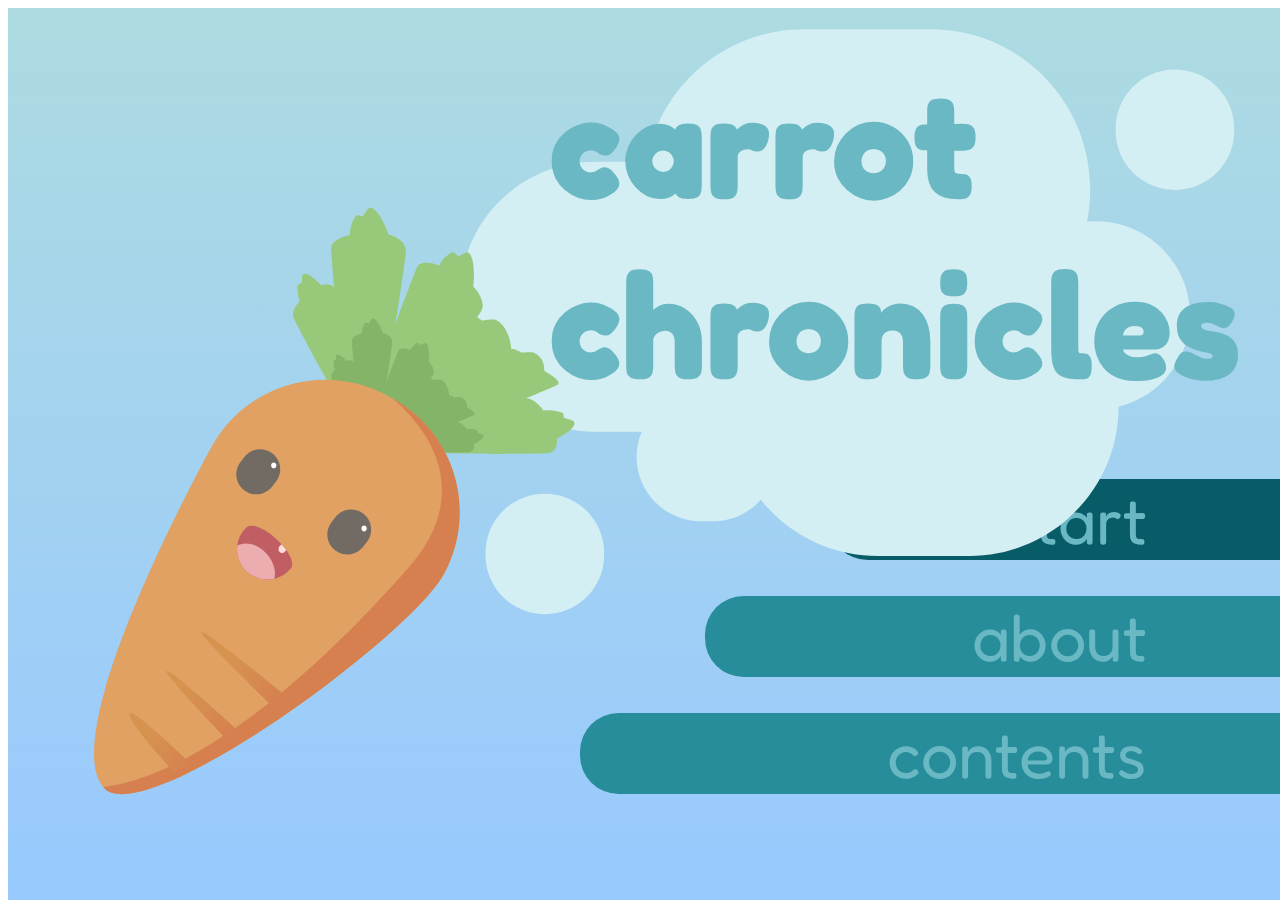
<file: index.html>
<!DOCTYPE html>
<html lang="en">
<head>
    <meta charset="UTF-8">
    <meta http-equiv="X-UA-Compatible" content="IE=edge">
    <meta name="viewport" content="width=device-width, initial-scale=1.0">
    <title>WelcToCarrotChronicles</title>
    <link href="style.css" rel="stylesheet">
    <link href="https://fonts.googleapis.com/css2?family=Fredoka+One&display=swap" rel="stylesheet">
    <link
    rel="stylesheet"
    href="https://cdnjs.cloudflare.com/ajax/libs/animate.css/4.1.1/animate.min.css"
  />
</head>

<body>
    <div class="bg"></div>

    <header> 
        <h1 class="animate__animated animate__slideInDown"id=title >
            carrot <br>
            chronicles
        <h1>
    </header>

    <nav>
        <ul class=TitleButtons.grp>
            <li class=TitleButtons><a id=startButton href="CarrotChronicles_Page1.html" >start</a></li>
            <li class=TitleButtons><a id=aboutButton href="about.html">about</a></li>
            <li class=TitleButtons><a id=contentsButton href="CarrotChronicles_ContentsPage.html" >contents</a></li>
        </ul>
    </nav>
    
    <div class=titleCarrotImage>
        <img id=titleCarrot alt=titleCarrot src="carrotStoriesImages/title_carrot.svg">
        <img id=titleCarrotBlink alt=titleCarrotblink src="carrotStoriesImages/title_carrot_blink.svg">
    </div>

    <div>
        <img class="animate__animated animate__slideInDown" id=cloud alt=backgroundCloud src="carrotStoriesImages/cloud.svg">
    </div>

    <body scroll="no" style="overflow: hidden">
    
    <!-- USE ARROW KEYS TO SWITCH PAGE -->

    <script>
        document.onkeydown = arrowChecker;

        function arrowChecker(e) {  
            e = e || window.event;
            if (e.keyCode == '39') { //right
            document.location.href = "CarrotChronicles_Page1.html"
            }
        }
    </script>

</body>

</html>
</file>
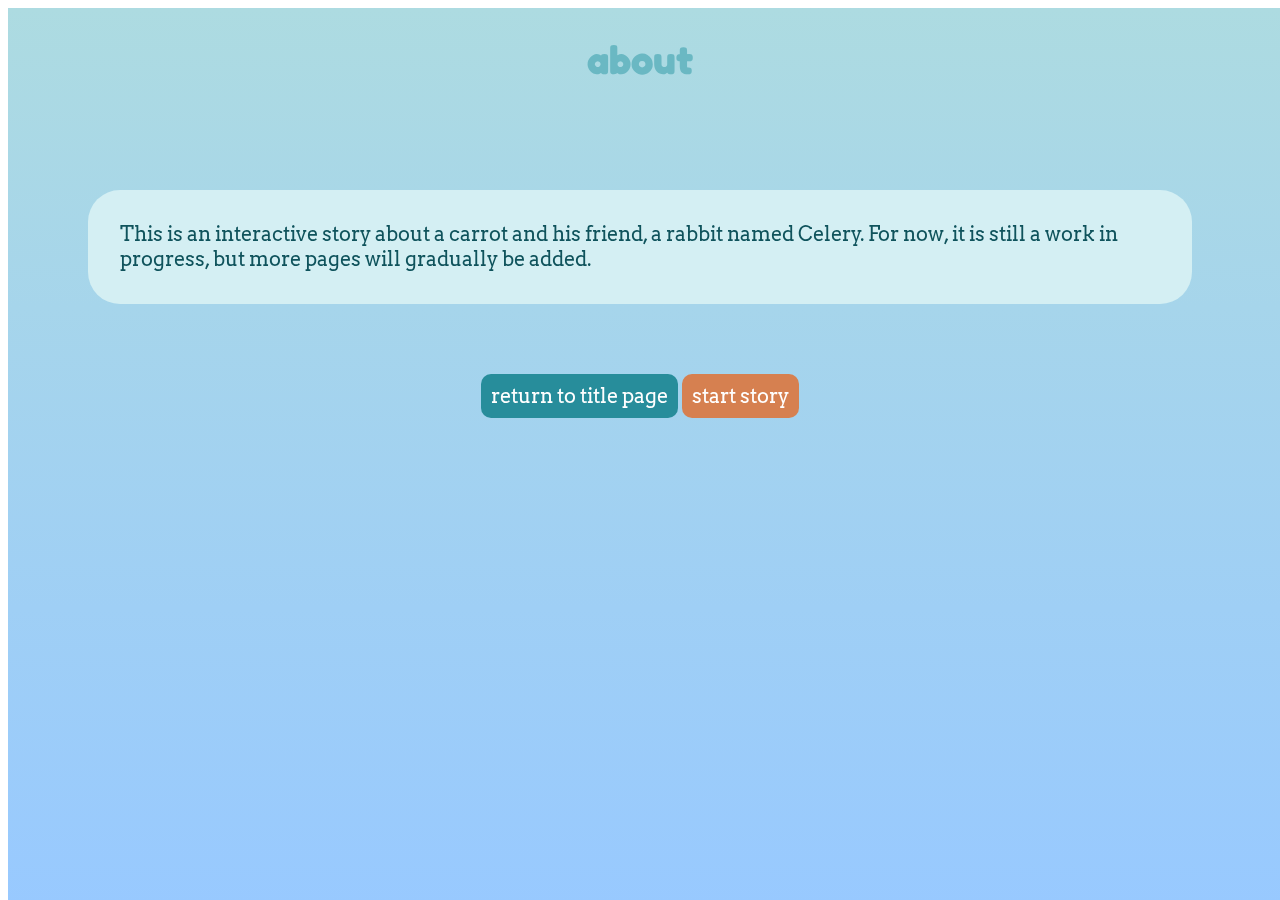
<file: about.html>
<!DOCTYPE html>
<html lang="en">
<head>
    <meta charset="UTF-8">
    <meta http-equiv="X-UA-Compatible" content="IE=edge">
    <meta name="viewport" content="width=device-width, initial-scale=1.0">
    <title>CarrotChronicles_ContentsPage</title>
    <link href="style.css" rel="stylesheet">
    <link href="https://fonts.googleapis.com/css2?family=Fredoka+One&display=swap" rel="stylesheet">
    <link rel="preconnect" href="https://fonts.googleapis.com">
    <link rel="preconnect" href="https://fonts.gstatic.com" crossorigin>
    <link href="https://fonts.googleapis.com/css2?family=Arvo:ital,wght@0,400;0,700;1,400;1,700&display=swap" rel="stylesheet">
</head>

<body>
    <div class="bg"></div>

    <div class=contents>

        <div class=contents>
            <h1>about</h1>
            <p class="about">
                This is an interactive story about a carrot and his friend, a rabbit named Celery. 
                For now, it is still a work in progress, but more pages will gradually be added.
            </p>
        </div>

        <div>
            <a id="return" class="aboutbuttons" href="index.html">return to title page</a>
            <a id="startstory" class="aboutbuttons" href="CarrotChronicles_Page1.html">start story</a>
        </div>

    </div>

</body>

</html>
</file>
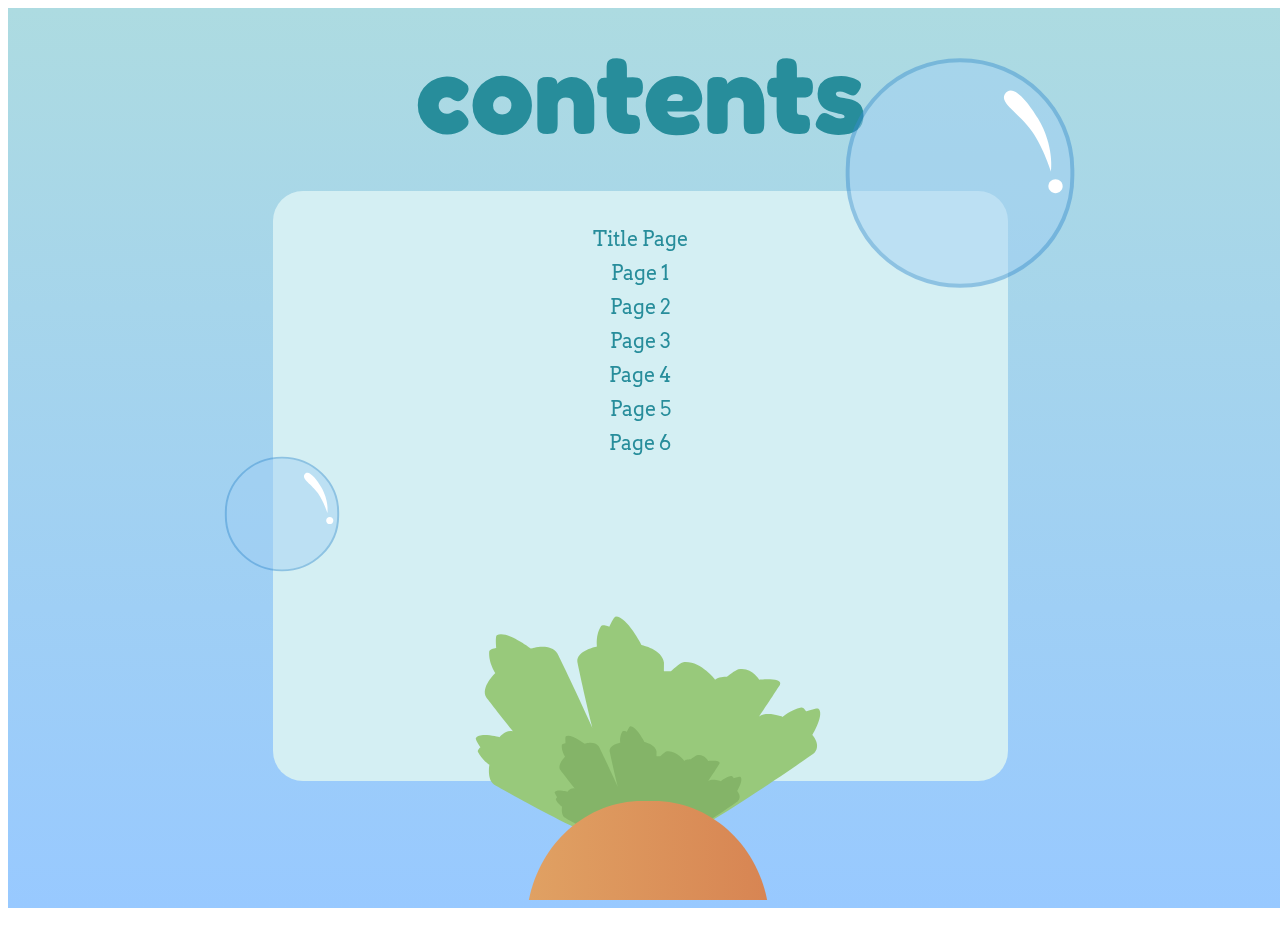
<file: CarrotChronicles_ContentsPage.html>
<!DOCTYPE html>
<html lang="en">
<head>
    <meta charset="UTF-8">
    <meta http-equiv="X-UA-Compatible" content="IE=edge">
    <meta name="viewport" content="width=device-width, initial-scale=1.0">
    <title>CarrotChronicles_ContentsPage</title>
    <link href="style.css" rel="stylesheet">
    <link href="https://fonts.googleapis.com/css2?family=Fredoka+One&display=swap" rel="stylesheet">
    <link rel="preconnect" href="https://fonts.googleapis.com">
    <link rel="preconnect" href="https://fonts.gstatic.com" crossorigin>
    <link href="https://fonts.googleapis.com/css2?family=Arvo:ital,wght@0,400;0,700;1,400;1,700&display=swap" rel="stylesheet">
</head>

<body>
    <div class="bg"></div>

    <div class=contents>

        <header>
            <h1 id=contentsTitle>contents</h1>
        </header>

        <!-- <div class=contentsList>
            <ul class=contentsListItem >
                <li><a class=contentsListItem id=LinkTitle href="CarrotChronicles_TitlePage.html">Title Page</a></li>
                <li><a class=contentsListItem id=LinkP1 href="CarrotChronicles_Page1.html">Page 1</a></li>
                <li><a class=contentsListItem id=LinkP2 href="CarrotChronicles_Page2.html">Page 2</a></li>
                <li><a class=contentsListItem id=LinkP3 href="CarrotChronicles_Page3.html">Page 3</a></li>
            </ul>
        </div> -->
        <div class=contentsList>
            <ul class=contentsListItemGroup >
                <li><a id=LinkTitle href="index.html">Title Page</a></li>
                <li><a class=contentsListItem id=LinkP1 href="CarrotChronicles_Page1.html"></a></li>
                <li><a class=contentsListItem id=LinkP2 href="CarrotChronicles_Page2.html"></a></li>
                <li><a class=contentsListItem id=LinkP3 href="CarrotChronicles_Page3.html"></a></li>
                <li><a class=contentsListItem id=LinkP4 href="CarrotChronicles_Page4.html"></a></li>
                <li><a class=contentsListItem id=LinkP5 href="CarrotChronicles_Page5.html"></a></li>
                <li><a class=contentsListItem id=LinkP6 href="CarrotChronicles_Page6.html"></a></li>

            </ul>
        </div> 
    </div>

    <img id=contentsBubble1 alt=bubble src="carrotStoriesImages/bubblev2.svg">
    <img id=contentsBubble2 alt=bubble src="carrotStoriesImages/bubblev2.svg">

    <div class=bottomcenter><img id=carrotHead alt="top of carrot" src="carrotStoriesImages/carrotHead.svg"> </div>
</body>

<!-- <script>
    document.getElementsByClassName('contentsListItem').innerHTML = "CarrotChronicles_Page" +".html"
</script> -->

</html>
</file>
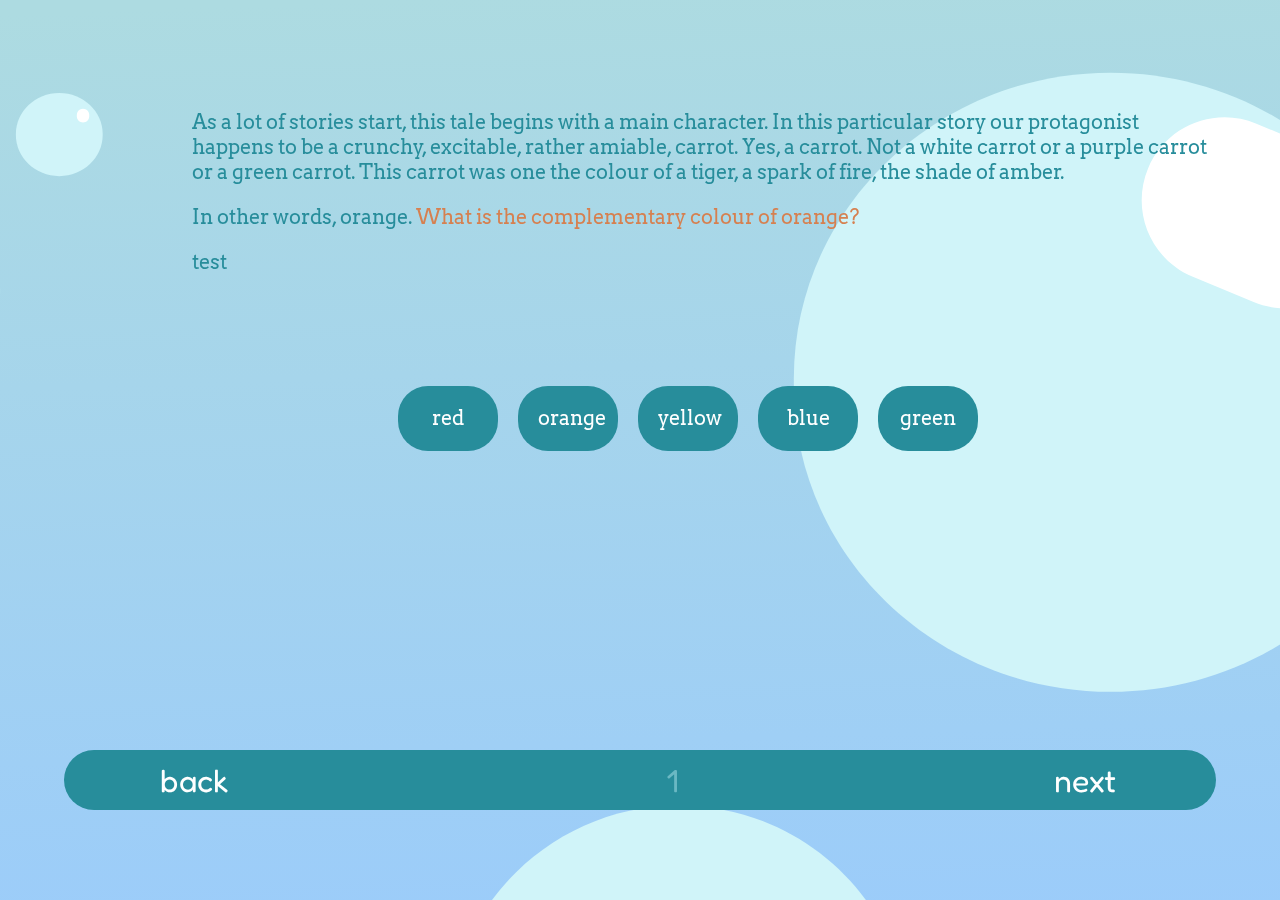
<file: CarrotChronicles_Page1.html>
<!DOCTYPE html>
<html lang="en">
<head>
    <meta charset="UTF-8">
    <meta http-equiv="X-UA-Compatible" content="IE=edge">
    <meta name="viewport" content="width=device-width, initial-scale=1.0">
    <title id=title>CarrotChronicles_Page1</title>
    <link href="style.css" rel="stylesheet">
    <link href="https://fonts.googleapis.com/css2?family=Fredoka+One&display=swap" rel="stylesheet">
    <link rel="preconnect" href="https://fonts.googleapis.com">
    <link rel="preconnect" href="https://fonts.gstatic.com" crossorigin>
    <link href="https://fonts.googleapis.com/css2?family=Arvo:ital,wght@0,400;0,700;1,400;1,700&display=swap" rel="stylesheet">
</head>

<div class="bg"></div>

<div class=container1>
<body>
    <div class=storyText1>
        <p>  As a lot of stories start, this tale begins with a main character. In this particular story our protagonist happens to be a crunchy, excitable, rather amiable, carrot. Yes, a carrot. 
        Not a white carrot or a purple carrot or a green carrot. This carrot was one the colour of a tiger, a spark of fire, the shade of amber.</p>
        <p>In other words, orange. <span class=question>What is the complementary colour of orange?</span></p>
        <p id=test>test</p>
    </div>

    <div>
        <img id=bg1 alt=background src="carrotStoriesImages/page1bg.svg">
    </div> 

    <div>
        <ul id=answerButtons1 class="answerButtonsRow">
            <li class=answers1><a id=redButton>red</a></li>
            <li class=answers1><a id=orangeButton>orange</a></li>
            <li class=answers1><a id=yellowButton>yellow</a></li>
            <li class=answers1><a id=blueButton onclick="response_correct()">blue</a></li>
            <li class=answers1><a id=greenButton>green</a></li>
        </ul>
    </div>

    <p id="response"></p>

<script>
// Correct answer
document.getElementById("blueButton").onclick = function() {correctanswer()};

function correctanswer() {
  document.getElementById("response").innerHTML = "yay that's correct!";
}

// Wrong answer
document.getElementById("redButton").onclick = function() {wronganswer()};
document.getElementById("orangeButton").onclick = function() {wronganswer()};
document.getElementById("yellowButton").onclick = function() {wronganswer()};
document.getElementById("greenButton").onclick = function() {wronganswer()};

function wronganswer() {
  document.getElementById("response").innerHTML = "try again! Complementary colours are opposite <br>each other on the colour wheel.";
}
</script>



<!-- navigation 
    <nav>
        <div class=navigation>
            <a class=back href="CarrotChronicles_TitlePage.html">back</a>
            <a class=next href="CarrotChronicles_Page2.html">next</a>

            <svg class=navbar>
                <rect rx="30" ry="30" width="90vw" height="60" style="fill:#278D9B;" />
            </svg>
                <a href=CarrotChronicles_ContentsPage.html class=pageNumber id=Page1>1</a>
        </div>
    </nav>-->

    <nav>
        <div class=navigation>
            <a class=back href="index.html">back</a>
            <a class=next href=CarrotChronicles_Page2.html>next</a>

            <svg class=navbar>
                <rect rx="30" ry="30" width="90vw" height="60" style="fill:#278D9B;" />
            </svg>
                <a href=CarrotChronicles_ContentsPage.html class=pageNumber id=Page></a>
        </div>
    </nav>

    <body scroll="no" style="overflow: hidden">

<!-- PAGE NUMBER BASED ON DOCUMENT TITLE -->
    <script>
        const Title = document.getElementById("title").innerHTML;
        document.getElementById('Page').innerHTML = Title.slice(-1);


        document.getElementById('next').href = "CarrotChronicles_Page" +Title.slice(-1)+".html"
    </script>

<!-- USE ARROW KEYS TO SWITCH PAGE -->

        <script>
            document.onkeydown = arrowChecker;

            function arrowChecker(e) {  
                e = e || window.event;
                if (e.keyCode == '37') { //left
                    document.location.href = "index.html";
                }
                else if (e.keyCode == '39') { //right
                document.location.href = "CarrotChronicles_Page2.html"
                }
            }
        </script>
</body>
</div>

</html>
</file>
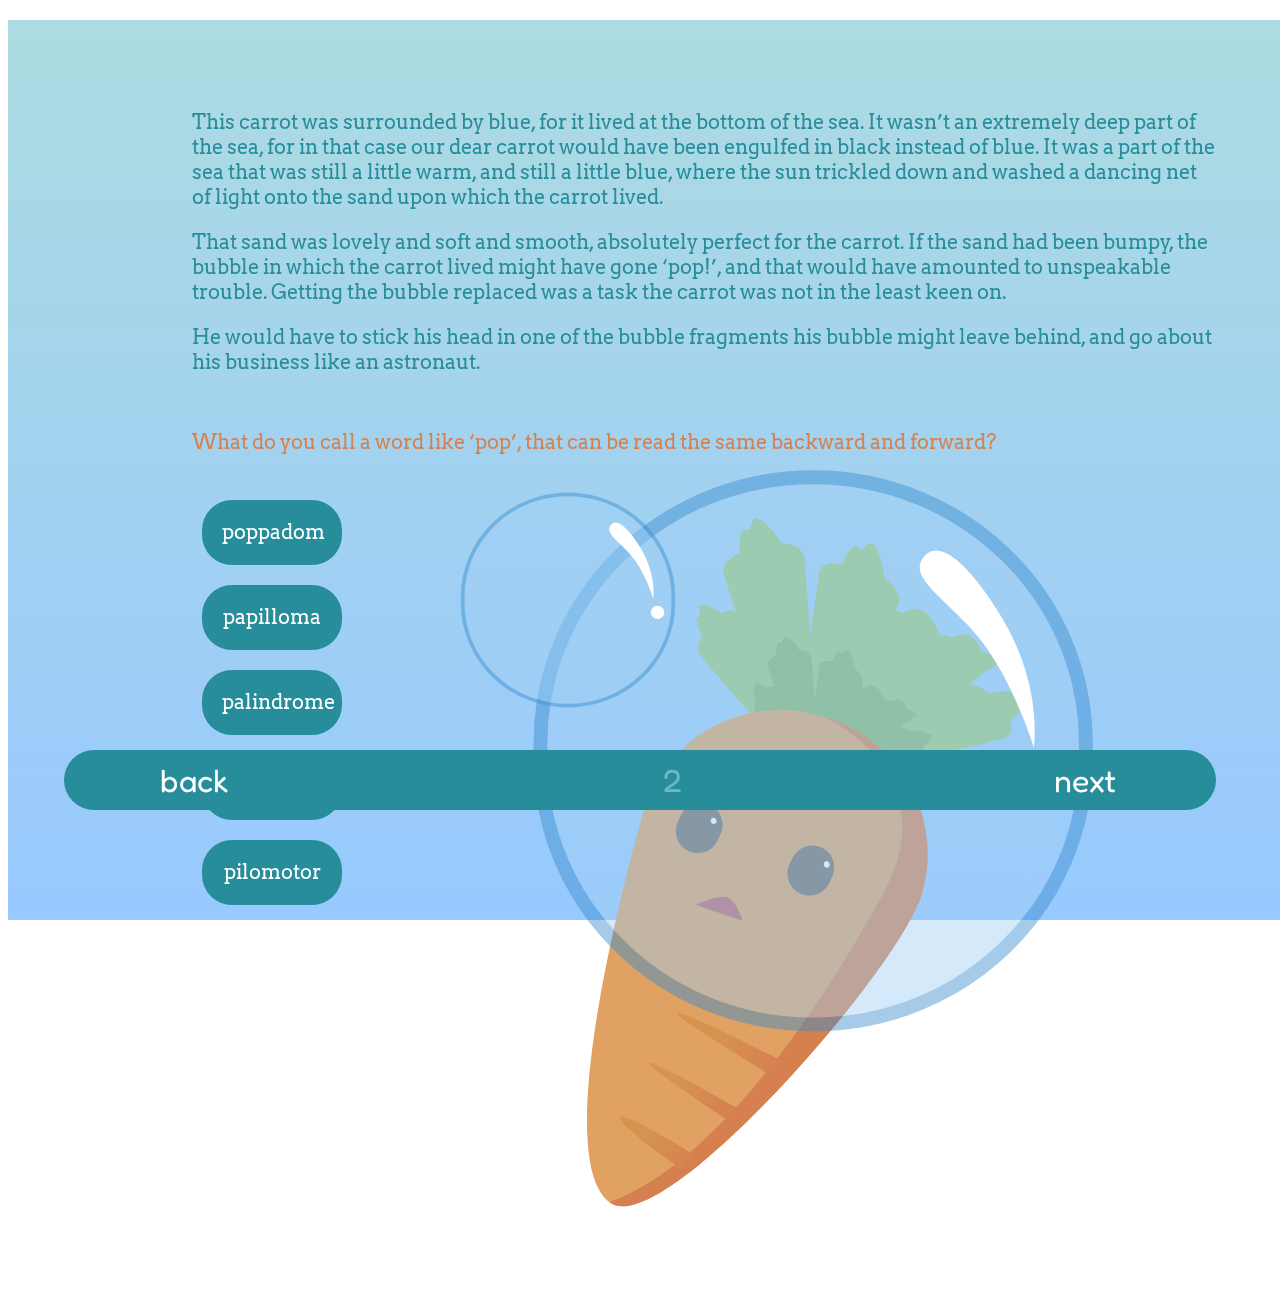
<file: CarrotChronicles_Page2.html>
<!DOCTYPE html>
<html lang="en">
<head>
    <meta charset="UTF-8">
    <meta http-equiv="X-UA-Compatible" content="IE=edge">
    <meta name="viewport" content="width=device-width, initial-scale=1.0">
    <title id=title>CarrotChronicles_Page2</title>
    <link href="style.css" rel="stylesheet">
    <link href="https://fonts.googleapis.com/css2?family=Fredoka+One&display=swap" rel="stylesheet">
    <link rel="preconnect" href="https://fonts.googleapis.com">
    <link rel="preconnect" href="https://fonts.gstatic.com" crossorigin>
    <link href="https://fonts.googleapis.com/css2?family=Arvo:ital,wght@0,400;0,700;1,400;1,700&display=swap" rel="stylesheet">
</head>
<body>

    <div class="bg"></div>
    
    <!-- Story Text -->
 
     <div class=storyText1>

        <div>
            <p>This carrot was surrounded by blue, for it lived at the bottom of the sea. It wasn’t an extremely deep part of the sea, for in that case our dear carrot would have been engulfed in black instead of blue. It was a part of the sea that was still a little warm, and still a little blue, where the sun trickled down and washed a dancing net of light onto the sand upon which the carrot lived.</p>
            <p>That sand was lovely and soft and smooth, absolutely perfect for the carrot. If the sand had been bumpy, the bubble in which the carrot lived might have gone ‘pop!’, and that would have amounted to unspeakable trouble. Getting the bubble replaced was a task the carrot was not in the least keen on. 
            </p>
            <p>He would have to stick his head in one of the bubble fragments his bubble might leave behind, and go about his business like an astronaut.
            </p>
        </div>

        <div>
            <img id=astronautCarrot alt="astronaut carrot" src="carrotStoriesImages/astronaut_carrot.svg">
        </div>
    </div>



        <div>
            <p id=palindromeQuestion class=question> What do you call a word like ‘pop’, that can be read the same backward and forward? </p>
        </div>

    <div>
        <ul id="answerButtons2" class="answerButtonsColumn">
            <li class=answers2><a id=poppadomButton>poppadom</a></li>
            <li class=answers2><a id=papillomaButton>papilloma</a></li>
            <li class=answers2><a id=palindromeButton>palindrome</a></li>
            <li class=answers2><a id=papyrusButton>papyrus</a></li>
            <li class=answers2><a id=pilomotorButton>pilomotor</a></li>
        </ul>
    </div>

    <p id="response_palindrome"></p>

    <img alt='translucent bubble' id=tbubble src="carrotStoriesImages/bubblev2.svg">


    <script>
        // Correct answer
        document.getElementById("palindromeButton").onclick = function() {correctanswer2()};
        
        function correctanswer2() {
          document.getElementById("response_palindrome").innerHTML = "yay <br> that's correct!";
          document.getElementById("astronautCarrot").src = "carrotStoriesImages/astronaut_carrot_happy.svg";
        }
        
        // Wrong answer
        document.getElementById("poppadomButton").onclick = function() {wronganswer2()};
        document.getElementById("papillomaButton").onclick = function() {wronganswer2()};
        document.getElementById("papyrusButton").onclick = function() {wronganswer2()};
        document.getElementById("pilomotorButton").onclick = function() {wronganswer2()};
        
        function wronganswer2() {
          document.getElementById("response_palindrome").innerHTML = "try again!";
          document.getElementById("astronautCarrot").src = "carrotStoriesImages/astronaut_carrot.svg";

        }
        </script>






    <!-- navigation -->

    <nav>
        <div class=navigation>
            <a class=back href="CarrotChronicles_Page1.html">back</a>
            <a class=next href="CarrotChronicles_Page3.html">next</a>
                <a href=CarrotChronicles_ContentsPage.html class=pageNumber id=Page></a>
            <svg class=navbar>
                <rect rx="30" ry="30" width="90vw" height="60" style="fill:#278D9B;" />
            </svg>
                
        </div>
    </nav>

    <script> /*Page number*/
        const Title = document.getElementById("title").innerHTML;
        document.getElementById('Page').innerHTML = Title.slice(-1);
    </script>

    <script>
        document.onkeydown = arrowChecker;

        function arrowChecker(e) {  
            e = e || window.event;
            if (e.keyCode == '37') { //left
                document.location.href = "CarrotChronicles_Page1.html";
            }
            else if (e.keyCode == '39') { //right
            document.location.href = "CarrotChronicles_Page3.html"
            }
        }
    </script>

</body>
</html>
</file>
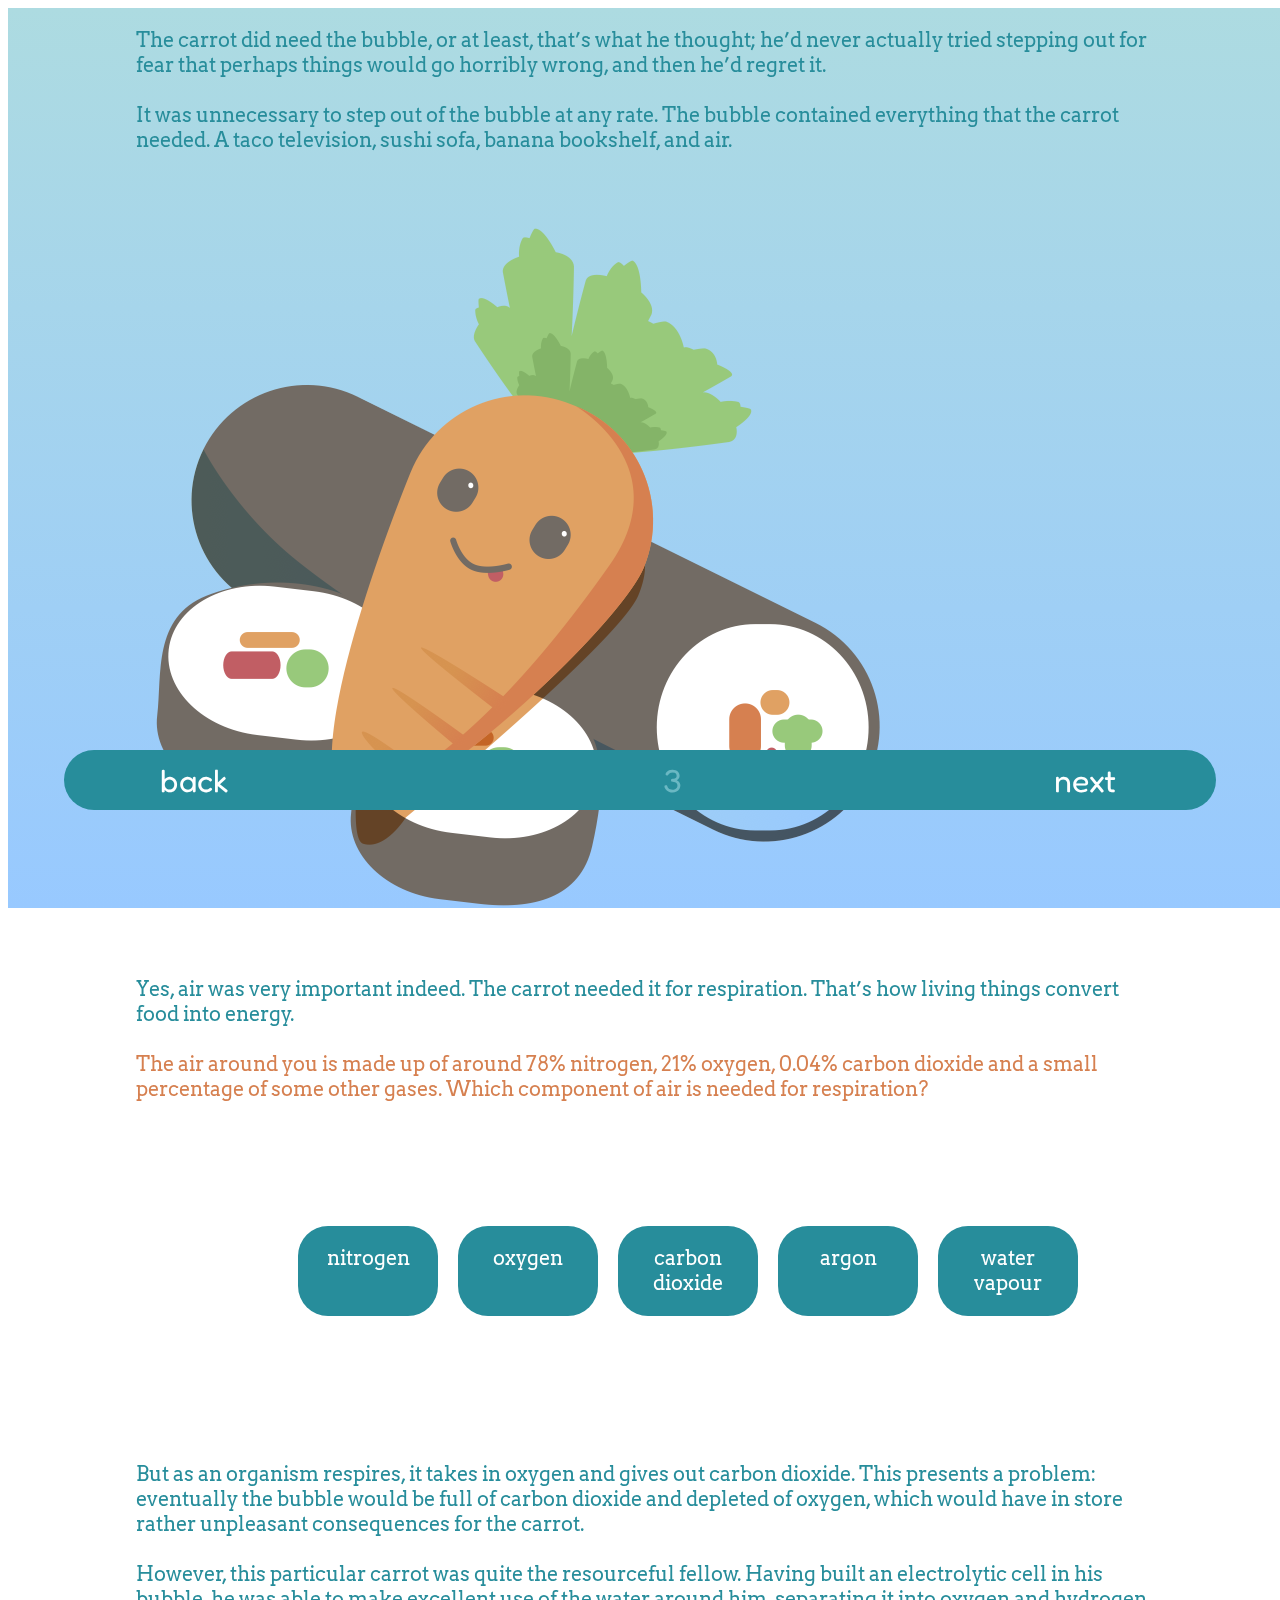
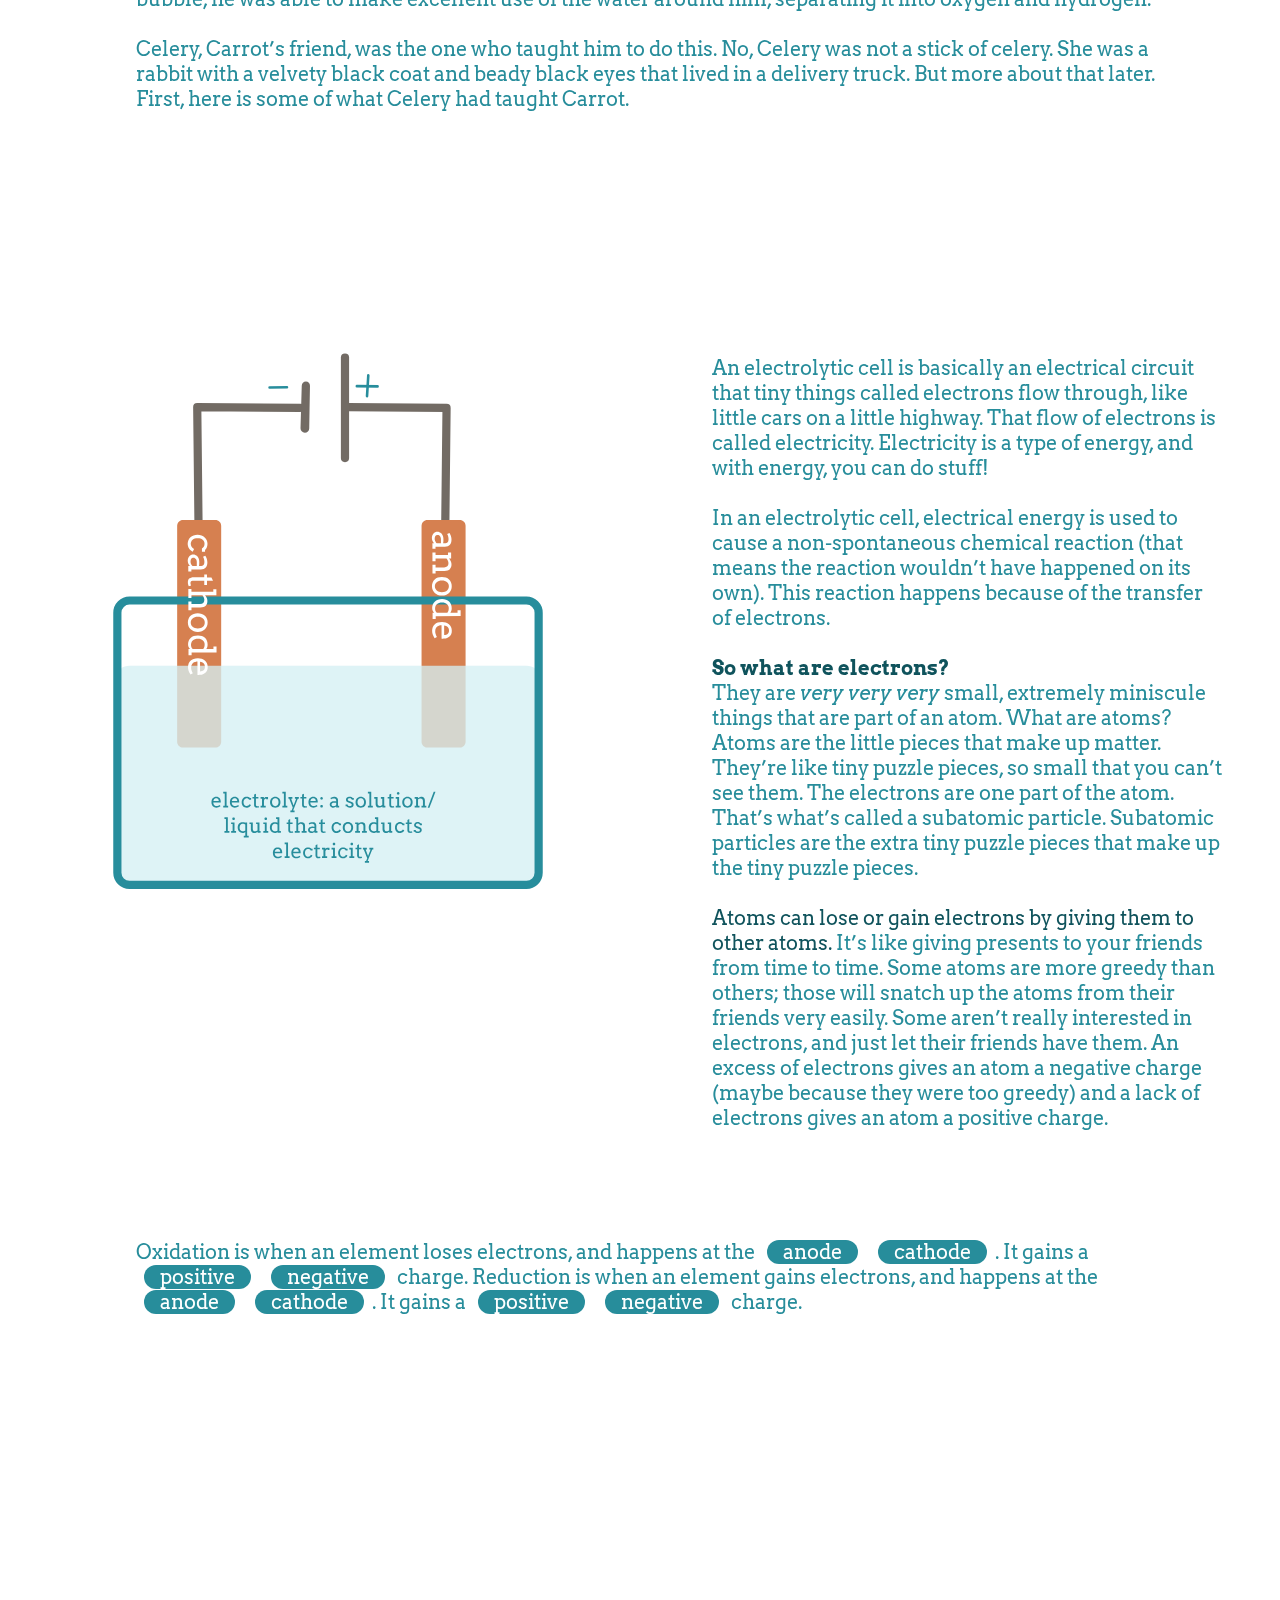
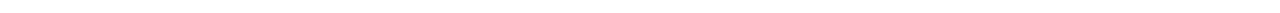
<file: CarrotChronicles_Page3.html>
<!DOCTYPE html>
<html lang="en">
<head>
    <meta charset="UTF-8">
    <meta http-equiv="X-UA-Compatible" content="IE=edge">
    <meta name="viewport" content="width=device-width, initial-scale=1.0">
    <title>CarrotChronicles_Page3</title>
    <link href="style.css" rel="stylesheet">
    <link href="https://fonts.googleapis.com/css2?family=Fredoka+One&display=swap" rel="stylesheet">
    <link rel="preconnect" href="https://fonts.googleapis.com">
    <link rel="preconnect" href="https://fonts.gstatic.com" crossorigin>
    <link href="https://fonts.googleapis.com/css2?family=Arvo:ital,wght@0,400;0,700;1,400;1,700&display=swap" rel="stylesheet">
</head>
<body>

    <div class="bg"></div>

    <div class=container3>
        <div class=storyText2>
            <p>The carrot did need the bubble, or at least, that’s what he thought; he’d never actually tried stepping out for fear that perhaps things would go horribly wrong, and then he’d regret it. <br><br>
                It was unnecessary to step out of the bubble at any rate. The bubble contained everything that the carrot needed. A taco television, sushi sofa, banana bookshelf, and air. <br>
            </p>
            
            <div class=sushiCarrotImage>
                <img id=sushiCarrot alt='carrot sitting on sushi sofa' src='carrotStoriesImages/sushi_carrot.png'>
                <img id=sushiCarrotRelaxed alt='carrot sitting on sushi sofa with eyes closed' src='carrotStoriesImages/sushi_carrot_relaxed.png'> 
            </div>

            <p>
                Yes, air was very important indeed. The carrot needed it for respiration. That’s how living things convert food into energy. <br><br>
                <span class=question >The air around you is made up of around 78% nitrogen, 21% oxygen, 0.04% carbon dioxide and a small percentage of some other gases. Which component of air is needed for respiration?<span>  
                </p>
        </div>


        <div id="answerButtons3">
            <ul  class="answerButtonsRow">
                <li class=answers3><a id=nitrogenButton>nitrogen</a></li>
                <li class=answers3><a id=oxygenButton>oxygen</a></li>
                <li class=answers3><a id=carbonDioxideButton>carbon dioxide</a></li>
                <li class=answers3><a id=argonButton>argon</a></li>
                <li class=answers3><a id=waterVapourButton>water vapour</a></li>
            </ul>
    
            <p id=response_oxygen></p>
        </div>

        <div>
            <p class="storyText2" id=CeleryIntro >But as an organism respires, it takes in oxygen and gives out carbon dioxide. This presents a problem: eventually the bubble would be full of carbon dioxide and depleted of oxygen, which would have in store rather unpleasant consequences for the carrot. <br><br>
                However, this particular carrot was quite the resourceful fellow. Having built an electrolytic cell in his bubble, he was able to make excellent use of the water around him, separating it into oxygen and hydrogen. <br><br>
                Celery, Carrot’s friend, was the one who taught him to do this. No, Celery was not a stick of celery. She was a rabbit with a velvety black coat and beady black eyes that lived in a delivery truck. But more about that later. First, here is some of what Celery had taught Carrot. 
            </p>
        </div>

        <div class=electrolyticCellExplanation>
            <div class=electrolyticCell></div>
            <p class=electrolyticCelltext>
                An electrolytic cell is basically an electrical circuit that tiny things called electrons flow through, like little cars on a little highway. That flow of electrons is called electricity. Electricity is a type of energy, and with energy, you can do stuff!
                <br><br>
                In an electrolytic cell, electrical energy is used to cause a non-spontaneous chemical reaction (that means the reaction wouldn’t have happened on its own). This reaction happens because of the transfer of electrons. 
                <br><br>
                <b class=darker>So what are electrons?</b><br>They are <em>very very very </em>small, extremely miniscule things that are part of an atom. 
                What are atoms? Atoms are the little pieces that make up matter. They’re like tiny puzzle pieces, so small that you can’t see them. The electrons are one part of the atom. That’s what’s called a subatomic particle. Subatomic particles are the extra tiny puzzle pieces that make up the tiny puzzle pieces. 
                <br><br>
                <span class=darker>Atoms can lose or gain electrons by giving them to other atoms. </span>It’s like giving presents to your friends from time to time. Some atoms are more greedy than others; those will snatch up the atoms from their friends very easily. Some aren’t really interested in electrons, and just let their friends have them. An excess of electrons gives an atom a negative charge (maybe because they were too greedy) and a lack of electrons gives an atom a positive charge. 
                <br><br>
             </p>
        </div>

        <div>
            <p class=storyText2 id=anodeCathodeQuestion>

                Oxidation is when an element loses electrons, and happens at the 

                <span>
                    <a class="greenOnClick inlineAnswerButton" id=anode1>anode</a>
                </span>

                <span>
                    <a class="redOnClick inlineAnswerButton" id=cathode1> cathode</a>. 
                </span>

                It gains a 
                <span>
                    <a class="greenOnClick inlineAnswerButton" id=positive1>positive</a>
                </span>

                <span>
                    <a class="redOnClick inlineAnswerButton" id=negative1> negative</a>
                </span> charge.
             
                Reduction is when an element gains electrons, and happens at the 

                <span>
                    <a class="redOnClick inlineAnswerButton" id=anode2>anode</a>
                </span>

                <span>
                    <a class="greenOnClick inlineAnswerButton" id=cathode2> cathode</a>. 
                </span>

                It gains a 
                <span>
                    <a class="redOnClick inlineAnswerButton" id=positive2>positive</a>
                </span>

                <span>
                    <a class="greenOnClick inlineAnswerButton" id=negative2> negative</a> 
                </span>
                charge.

            </p>
        </div>


    </div>







    <nav>
        <div class=navigation>
            <a class=back href="CarrotChronicles_Page2.html">back</a>
            <a class=next href="CarrotChronicles_Page4.html">next</a>
            <svg class=navbar>
                <rect rx="30" ry="30" width="90vw" height="60" style="fill:#278D9B;" />
            </svg>
                <a href=CarrotChronicles_ContentsPage.html class=pageNumber id=Page3>3</a>
        </div>
    </nav>


    <script>
        // Correct answer
        document.getElementById("oxygenButton").onclick = function() {correctanswer()};
        
        function correctanswer() {
          document.getElementById("response_oxygen").innerHTML = "yay that's correct! <br> Respiration: Glucose + Oxygen --> Carbon dioxide + Water";
        }
        
        // Wrong answer
        document.getElementById("nitrogenButton").onclick = function() {wronganswer()};
        document.getElementById("carbonDioxideButton").onclick = function() {wronganswer()};
        document.getElementById("argonButton").onclick = function() {wronganswer()};
        document.getElementById("waterVapourButton").onclick = function() {wronganswer()};
        
        function wronganswer() {
          document.getElementById("response_oxygen").innerHTML = "try again!";
        }
    </script>


    <script>
        // CORRECT ANSWERS - anode1, positive1, cathode2, negative2

        // Anode 1
        document.getElementById("anode1").onclick = function() {greenOnClickFunction()};
        
        function greenOnClickFunction() {
          document.getElementById("anode1").className = "greencorrect";
        }

        // Positive 1
        document.getElementById("positive1").onclick = function() {greenOnClickFunction2()};
        
        function greenOnClickFunction2() {
          document.getElementById("positive1").className = "greencorrect";
        }

        // Cathode 2
        document.getElementById("cathode2").onclick = function() {greenOnClickFunction3()};
        
        function greenOnClickFunction3() {
          document.getElementById("cathode2").className = "greencorrect";
        }
        
        // Negative 2
        document.getElementById("negative2").onclick = function() {greenOnClickFunction4()};
        
        function greenOnClickFunction4() {
          document.getElementById("negative2").className = "greencorrect";
        }


        // WRONG ANSWERS - anode2, positive2, cathode1, negative1

        // Anode 1
        document.getElementById("anode2").onclick = function() {greenOnClickFunction5()};
        
        function greenOnClickFunction5() {
          document.getElementById("anode2").className = "redwrong";
        }

        // Positive 1
        document.getElementById("positive2").onclick = function() {greenOnClickFunction6()};
        
        function greenOnClickFunction6() {
          document.getElementById("positive2").className = "redwrong";
        }

        // Cathode 2
        document.getElementById("cathode1").onclick = function() {greenOnClickFunction7()};
        
        function greenOnClickFunction7() {
          document.getElementById("cathode1").className = "redwrong";
        }
        
        // Negative 2
        document.getElementById("negative1").onclick = function() {greenOnClickFunction8()};
        
        function greenOnClickFunction8() {
          document.getElementById("negative1").className = "redwrong";
        }

    </script>





</body>
</html>
</file>
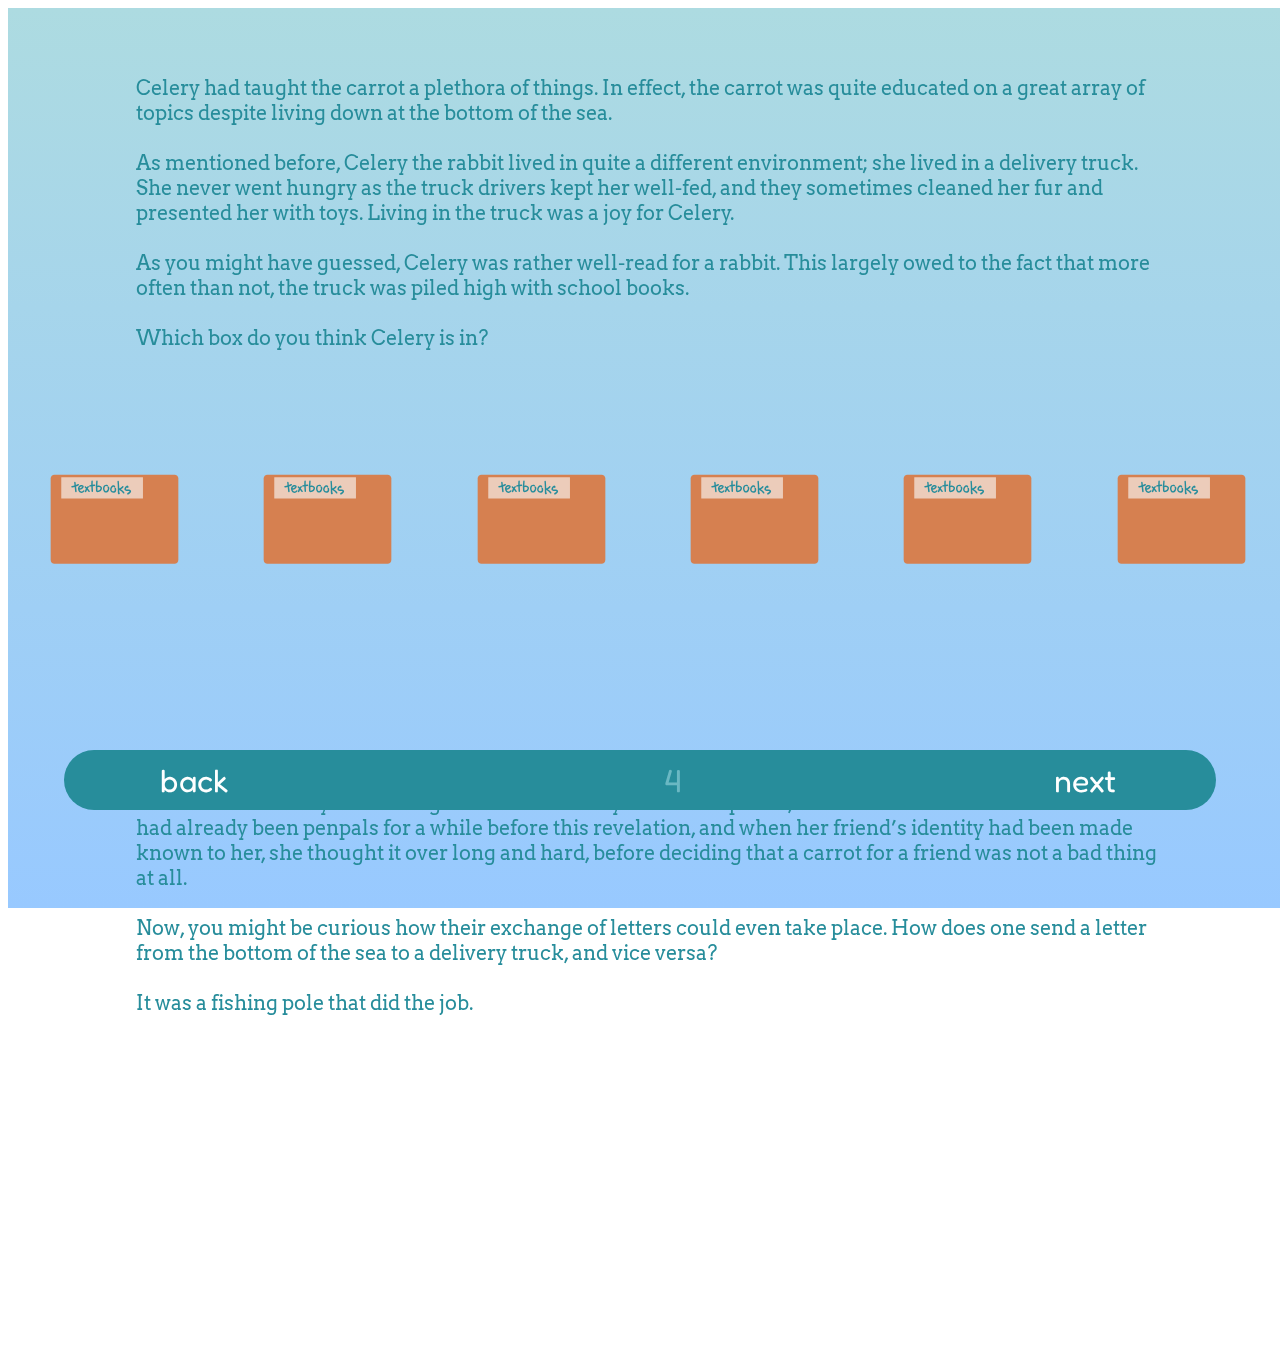
<file: CarrotChronicles_Page4.html>
<!DOCTYPE html>
<html lang="en">
<head>
    <meta charset="UTF-8">
    <meta http-equiv="X-UA-Compatible" content="IE=edge">
    <meta name="viewport" content="width=device-width, initial-scale=1.0">
    <title id=title>CarrotChronicles_Page4</title>
    <link href="style.css" rel="stylesheet">
    <link href="https://fonts.googleapis.com/css2?family=Fredoka+One&display=swap" rel="stylesheet">
    <link rel="preconnect" href="https://fonts.googleapis.com">
    <link rel="preconnect" href="https://fonts.gstatic.com" crossorigin>
    <link href="https://fonts.googleapis.com/css2?family=Arvo:ital,wght@0,400;0,700;1,400;1,700&display=swap" rel="stylesheet">
</head>

<body>

    <div class=bg></div>

    <div class=container3>

        <div class=storyText2 id=storyTextPage4>
            <p>
                Celery had taught the carrot a plethora of things. In effect, the carrot was quite educated on a great array of topics despite living down at the bottom of the sea.  
                <br><br>
                As mentioned before, Celery the rabbit lived in quite a different environment; she lived in a delivery truck. She never went hungry as the truck drivers kept her well-fed, and they sometimes cleaned her fur and presented her with toys. Living in the truck was a joy for Celery. 
                <br><br>
                As you might have guessed, Celery was rather well-read for a rabbit. This largely owed to the fact that more often than not, the truck was piled high with school books. 
                <br><br>
                Which box do you think Celery is in?
            </p>
        </div>

        <div class=celeryboxes>
            <div class=celerybox1></div>
            <div class=celerybox2></div>
            <div class=celerybox1></div>
            <div class=celerybox1></div>
            <div class=celerybox1></div>
            <div class=celerybox1></div>
        </div>

        <div>
            <p class=storyText2 id=storyTextPage4-2>
                While the discovery of a talking carrot had initially left her stupefied, she soon learnt to roll with it. The two had already been penpals for a while before this revelation, and when her friend’s identity had been made known to her, she thought it over long and hard, before deciding that a carrot for a friend was not a bad thing at all. 
                <br><br>
                Now, you might be curious how their exchange of letters could even take place. How does one send a letter from the bottom of the sea to a delivery truck, and vice versa?
                <br><br>
                It was a fishing pole that did the job. 
            </p>
        </div>

    </div>

    <nav>
        <div class=navigation>
            <a class=back href="CarrotChronicles_Page3.html">back</a>
            <a class=next href="CarrotChronicles_Page5.html">next</a>
            <svg class=navbar>
                <rect rx="30" ry="30" width="90vw" height="60" style="fill:#278D9B;" />
            </svg>
                <a href=CarrotChronicles_ContentsPage.html class=pageNumber id=Page></a>
        </div>
    </nav>

    <script> /*Page number*/
        const Title = document.getElementById("title").innerHTML;
        document.getElementById('Page').innerHTML = Title.slice(-1);
    </script>


</body>

</html>
</file>
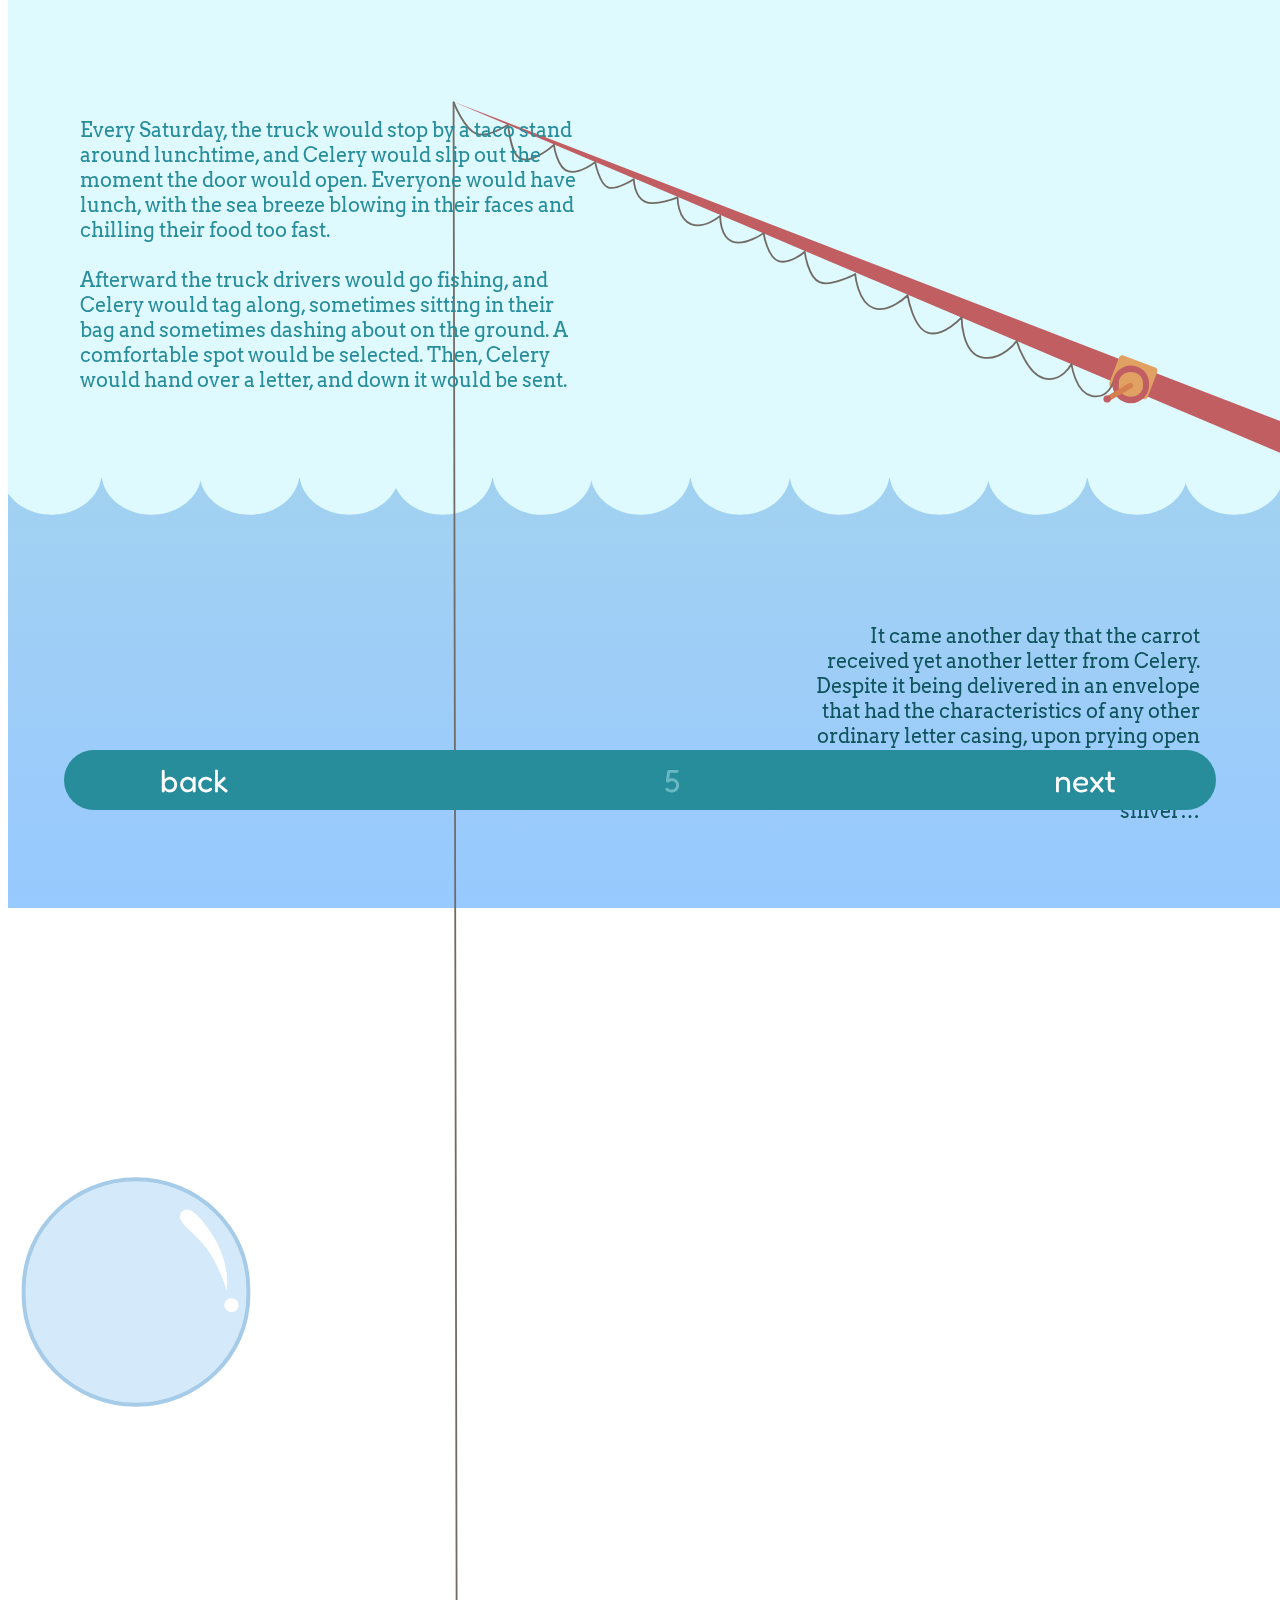
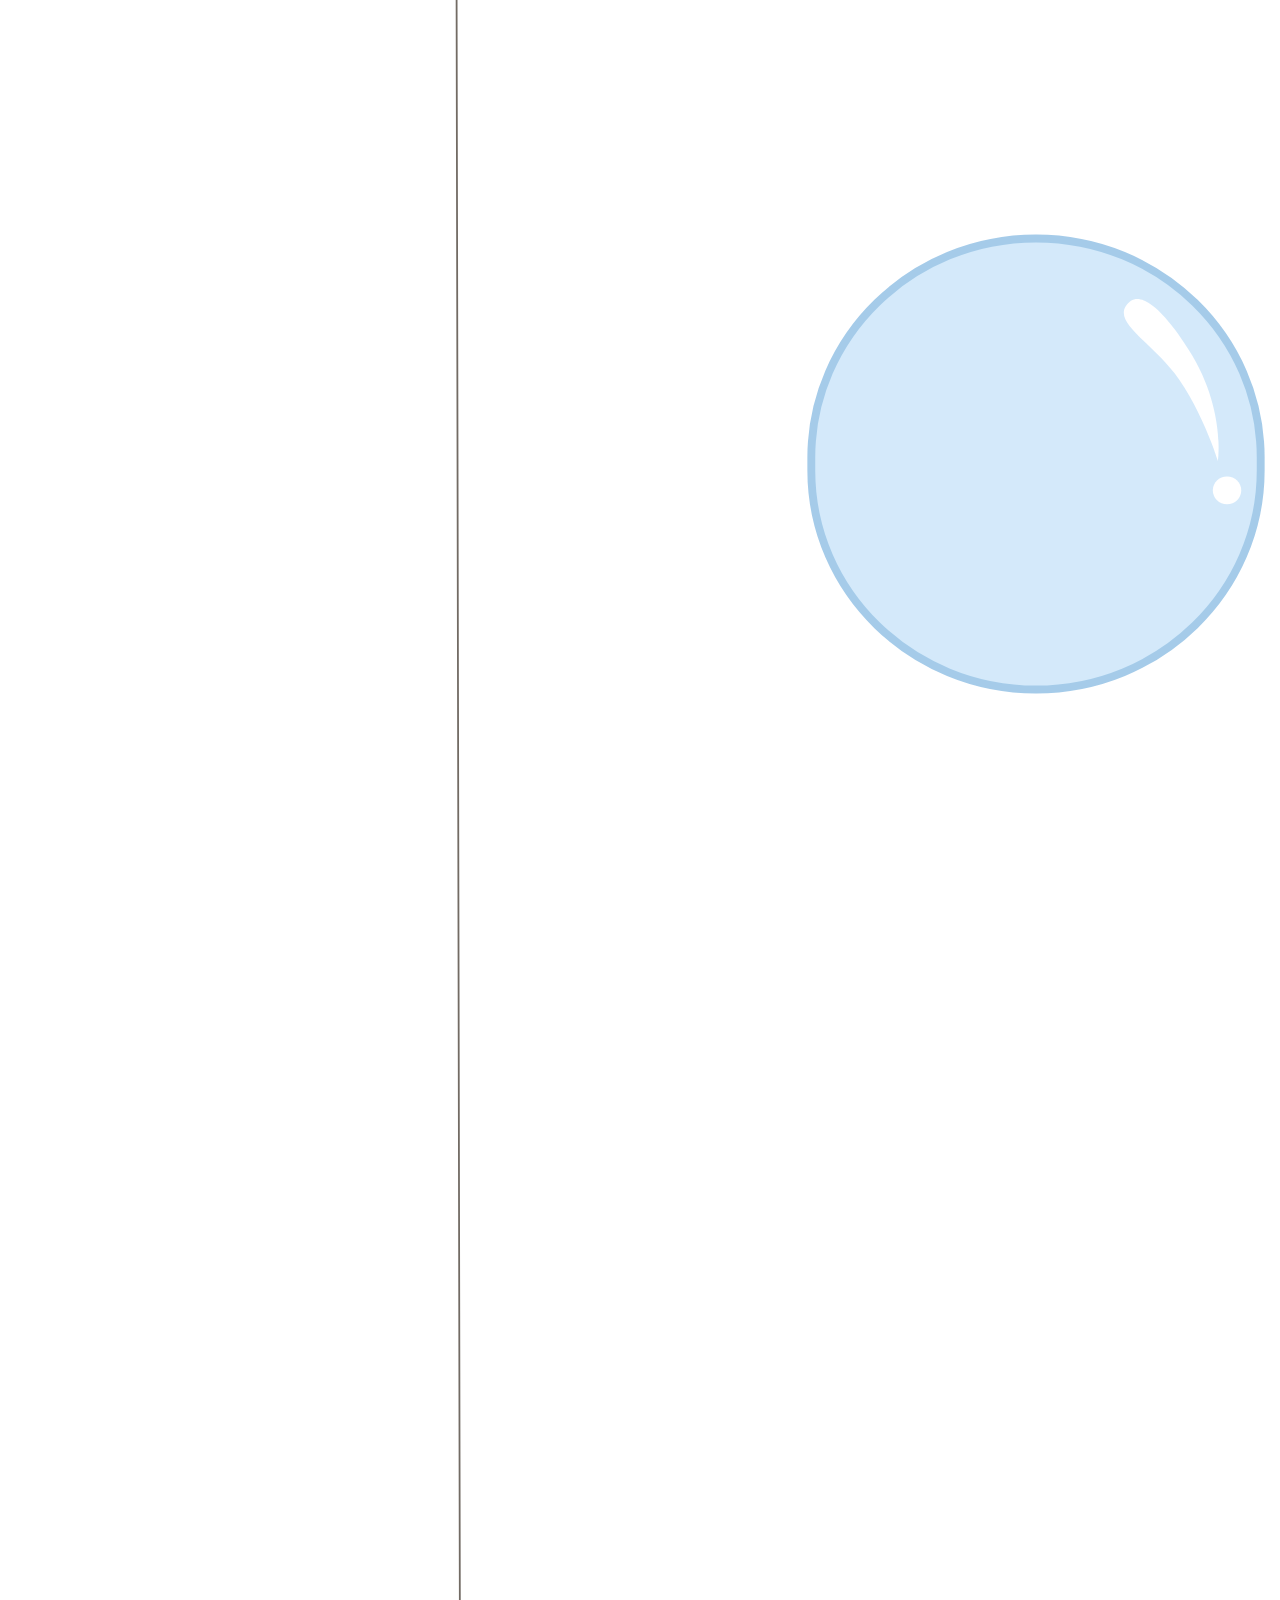
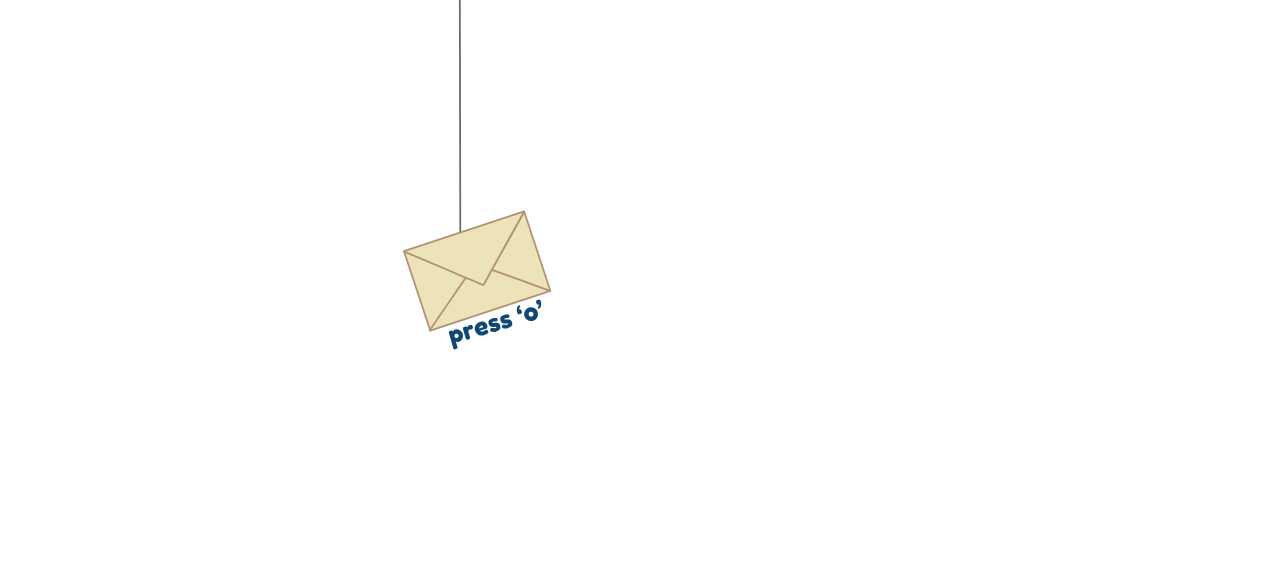
<file: CarrotChronicles_Page5.html>
<!DOCTYPE html>
<html lang="en">
<head>
    <meta charset="UTF-8">
    <meta http-equiv="X-UA-Compatible" content="IE=edge">
    <meta name="viewport" content="width=device-width, initial-scale=1.0">
    <title id=title>CarrotChronicles_Page5</title>
    <link href="style.css" rel="stylesheet">
    <link href="https://fonts.googleapis.com/css2?family=Fredoka+One&display=swap" rel="stylesheet">
    <link rel="preconnect" href="https://fonts.googleapis.com">
    <link rel="preconnect" href="https://fonts.gstatic.com" crossorigin>
    <link href="https://fonts.googleapis.com/css2?family=Arvo:ital,wght@0,400;0,700;1,400;1,700&display=swap" rel="stylesheet">
</head>

<body>

    <div class="bg"></div>

    <div class=container>

        <img alt='light blue waves' id=wavesbg src='carrotStoriesImages/waves.svg'>

        <!-- FISHING ROD IMAGE-->
        <img alt='fishing rod with letter attached' id=fishingRod src='carrotStoriesImages/fishingRod.svg'>
        


        <!--BUBBLES-->
        <img id=P5Bubble1 alt=bubble src="carrotStoriesImages/bubblev2.svg">
        <img id=P5Bubble2 alt=bubble src="carrotStoriesImages/bubblev2.svg">



        <p class=P5storyText>
        Every Saturday, the truck would stop by a taco stand around lunchtime, and Celery would slip out the moment the door would open. Everyone would have lunch, with the sea breeze blowing in their faces and chilling their food too fast. 
        <br><br>
        Afterward the truck drivers would go fishing, and Celery would tag along, sometimes sitting in their bag and sometimes dashing about on the ground. A comfortable spot would be selected. Then, Celery would hand over a letter, and down it would be sent. 
        </p>
        <p class=P5storyText1>It came another day that the carrot received yet another letter from Celery. Despite it being delivered in an envelope that had the characteristics of any other ordinary letter casing, upon prying open the cream-coloured paper, the leaves on the carrot’s head straightened up with a shiver…
        </p>
    </div>

<!-- CONFETTI-->
    <div class=confetti>
        <img alt='colourful gradient background with carrot' id=confettibackground src="carrotStoriesImages/confetti_carrot.jpeg">
        <p id=P5storyText2 onclick="confetti">
            ...as an enormous amount of confetti flooded to the floor in a grand eruption of colour. The astoundment left the carrot frozen, for the neon paints on the card were like lasers, and he felt as if he were confined within a dazzling disco ball. 

            A little bit later, having regained his composure and cleaned up the glitter blanket from off the floor of his bubble, he headed over to make himself comfortable on the sushi sofa, and read the letter.
        </p>
    </div>



    <script>
        document.addEventListener('keydown', e => {
            if(e.keyCode === 79){
                document.getElementById('confettibackground').style.display = "block";
                document.getElementById('P5storyText2').style.display = "block";
            }
        })
    </script>
<!-- 
    <script>
       document.addEventListener('keydown', function(event) {
            if (event.code === 'KeyZ') {
             document.getElementById('confettibackground').style.display = "none";
             document.getElementById('P5storyText2').style.display = "none";
            }
         }
       )
    </script>  -->


<!--NAVIGATION-->
    <nav>
        <div class=navigation>
            <a class=back href="CarrotChronicles_Page4.html">back</a>
            <a class=next href="CarrotChronicles_Page6.html">next</a>
            <svg class=navbar>
                <rect rx="30" ry="30" width="90vw" height="60" style="fill:#278D9B;" />
            </svg>
                <a href=CarrotChronicles_ContentsPage.html class=pageNumber id=Page></a>
        </div>
    </nav>

    <script> /*Page number*/
        const Title = document.getElementById("title").innerHTML;
        document.getElementById('Page').innerHTML = Title.slice(-1);
    </script>

</body>


</html>
</file>
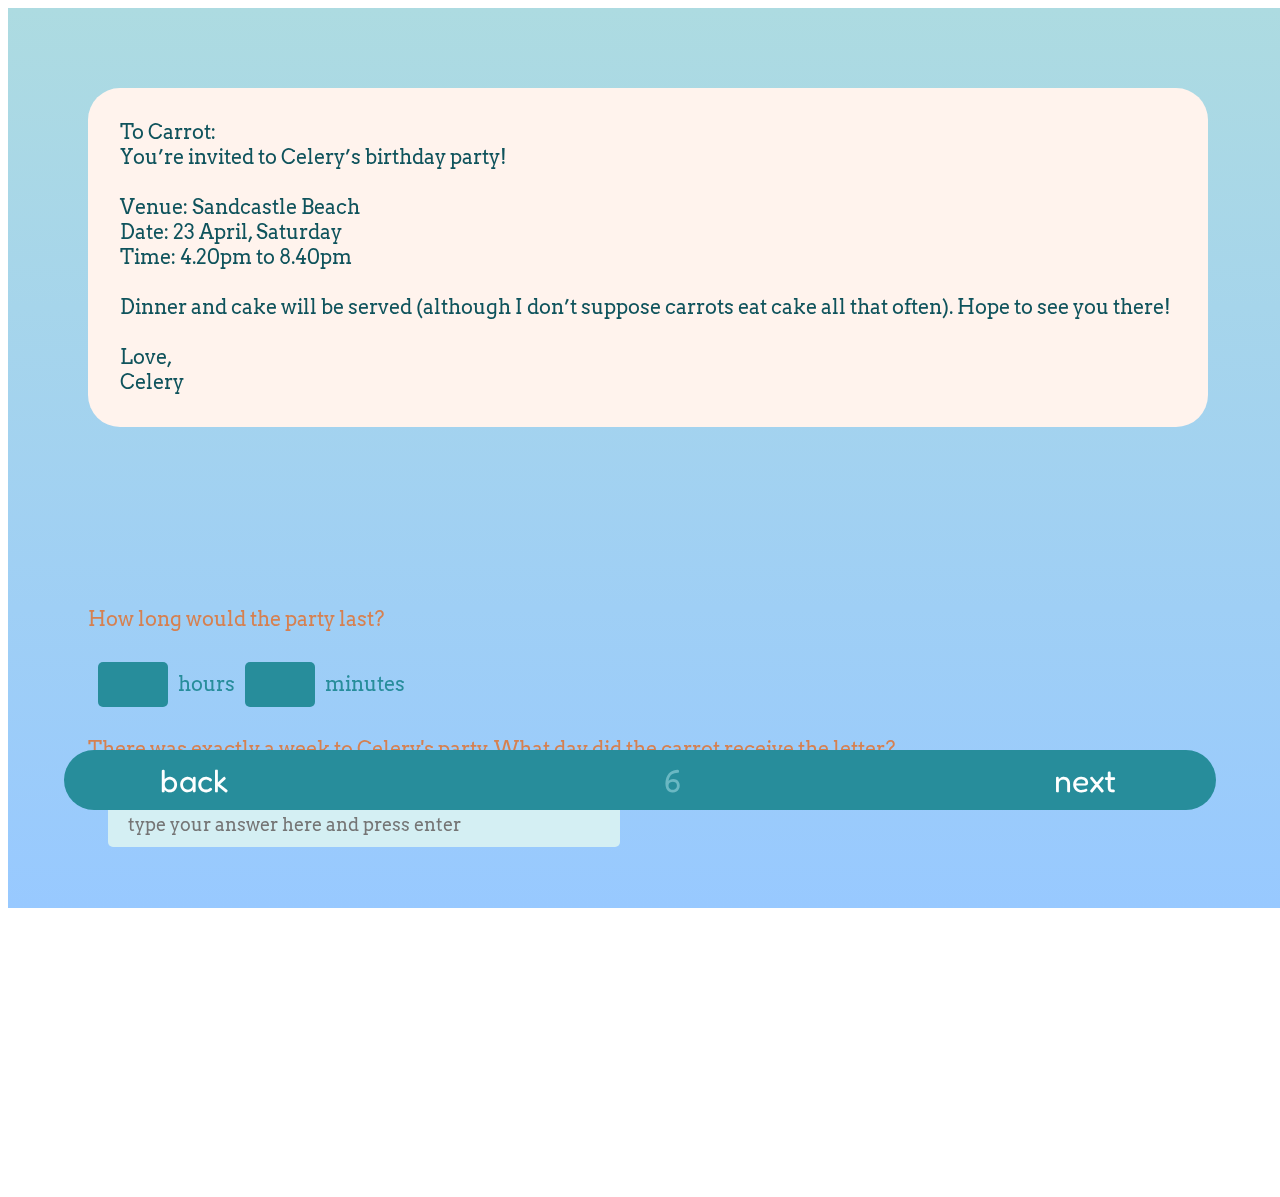
<file: CarrotChronicles_Page6.html>
<!DOCTYPE html>
<html lang="en">
<head>
    <meta charset="UTF-8">
    <meta http-equiv="X-UA-Compatible" content="IE=edge">
    <meta name="viewport" content="width=device-width, initial-scale=1.0">
    <title id=title>CarrotChronicles_Page6</title>
    <link href="style.css" rel="stylesheet">
    <link href="https://fonts.googleapis.com/css2?family=Fredoka+One&display=swap" rel="stylesheet">
    <link rel="preconnect" href="https://fonts.googleapis.com">
    <link rel="preconnect" href="https://fonts.gstatic.com" crossorigin>
    <link href="https://fonts.googleapis.com/css2?family=Arvo:ital,wght@0,400;0,700;1,400;1,700&display=swap" rel="stylesheet">
</head>

<body>

    <div class="bg"></div>

    <div class=container3>
        <p id=letter> 
            To Carrot: <br>
            You’re invited to Celery’s birthday party! <br><br>
            
            Venue: Sandcastle Beach<br>
            Date: 23 April, Saturday<br>
            Time: 4.20pm to 8.40pm <br><br>
            
            Dinner and cake will be served (although I don’t suppose carrots eat cake all that often). Hope to see you there! 
            <br><br>
            Love, <br>
            Celery
        </p> 

    </div>

    <div class=container3 id=P6questions>
        <p class=question>How long would the party last?</p>

        <div class=row>

            <input id="hoursnum" class="inputP6" type=number>

            <p>hours</p>
            
            <input id='minutesnum' class="inputP6" type=number>

            <p>minutes</p>

        </div>

        <p class=question>There was exactly a week to Celery's party. What day did the carrot receive the letter?</p>
        <input id='saturday' class=textanswer type="text" placeholder="type your answer here and press enter">

    </div>

    <!-- CHECK ANSWER FOR TEXT INPUT - SATURDAY -->
<script>

    document.addEventListener('keydown', e =>
    {
    if(e.keyCode === 13){
        var answer =document.getElementById("saturday").value;
        if(answer === 'saturday' || answer === 'Saturday') 
        {
            document.getElementById('saturday').style.background = 'yellowgreen';
            document.getElementById('saturday').style.color = '#fff';
        } else if(answer==="") {
            document.getElementById('saturday').style.background = 'var(--extralight)';
            document.getElementById('saturday').style.color = 'var(--dark)';
        }
        else {
            document.getElementById('saturday').style.background = '#bb5b5b';
            document.getElementById('saturday').style.color = '#fff';
            }
      }
    })

</script>


    <nav>
        <div class=navigation>
            <a class=back href="CarrotChronicles_Page5.html">back</a>
            <a class=next href="CarrotChronicles_Page7.html">next</a>
            <svg class=navbar>
                <rect rx="30" ry="30" width="90vw" height="60" style="fill:#278D9B;" />
            </svg>
                <a href=CarrotChronicles_ContentsPage.html class=pageNumber id=Page></a>
        </div>
    </nav>

    <script> /*Page number*/
        const Title = document.getElementById("title").innerHTML;
        document.getElementById('Page').innerHTML = Title.slice(-1);
    </script>

<!-- 
    <script>
    let resEle = document.getElementById("hoursnum");
    let a = 0;
    resEle.innerHTML = a;

    document.body.addEventListener("keydown", (event) => {
        if (event.keyCode === 38) {
            resEle.innerHTML = ++a;
        }
        else if (event.keyCode === 40) {
            resEle.innerHTML = --a;
        }
    });
    
    </script> -->
    
</body>

</html>
</file>
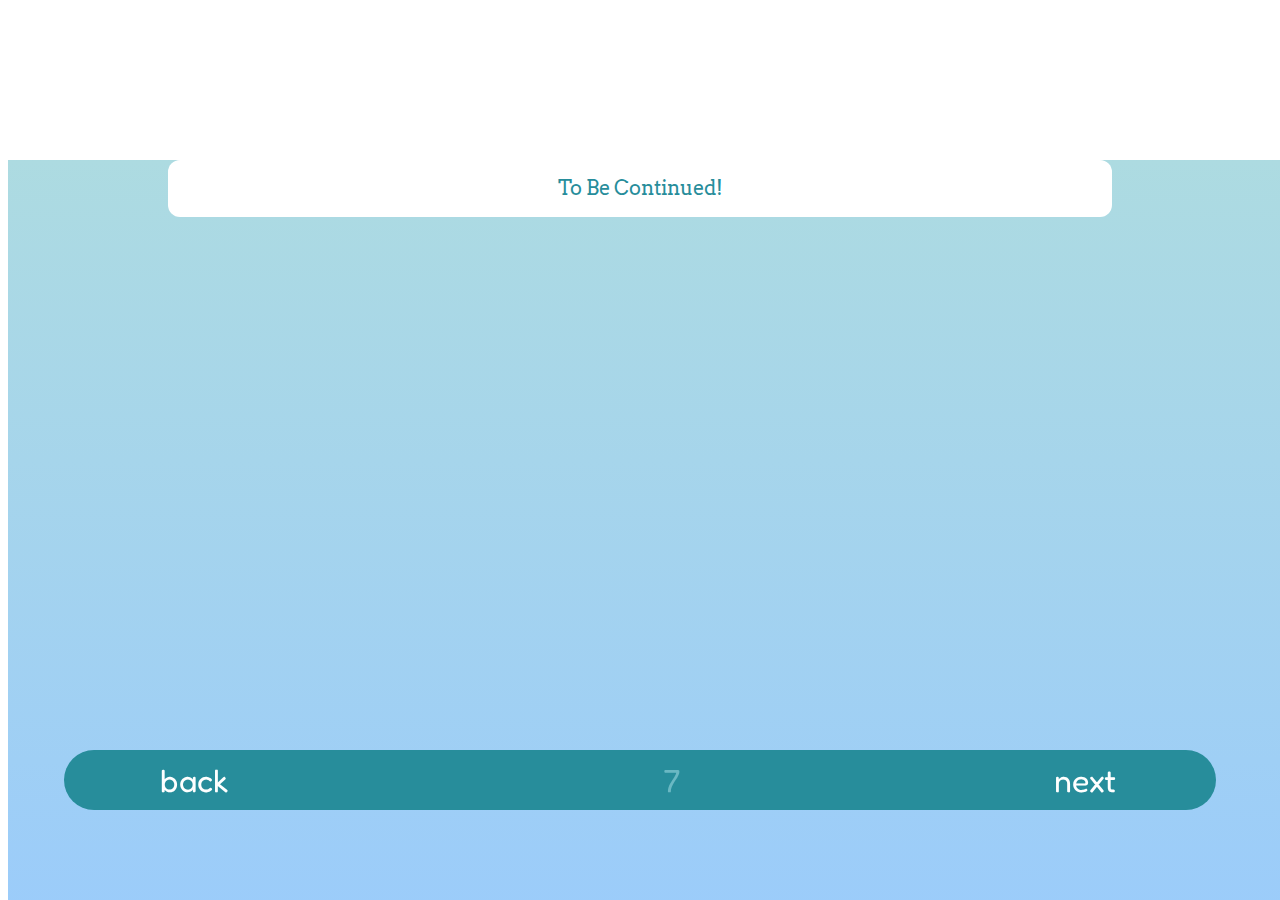
<file: CarrotChronicles_Page7.html>
<!DOCTYPE html>
<html lang="en">
<head>
    <meta charset="UTF-8">
    <meta http-equiv="X-UA-Compatible" content="IE=edge">
    <meta name="viewport" content="width=device-width, initial-scale=1.0">
    <title id=title>CarrotChronicles_Page7</title>
    <link href="style.css" rel="stylesheet">
    <link href="https://fonts.googleapis.com/css2?family=Fredoka+One&display=swap" rel="stylesheet">
    <link rel="preconnect" href="https://fonts.googleapis.com">
    <link rel="preconnect" href="https://fonts.gstatic.com" crossorigin>
    <link href="https://fonts.googleapis.com/css2?family=Arvo:ital,wght@0,400;0,700;1,400;1,700&display=swap" rel="stylesheet">
</head>

<body>

    <div class="bg"></div>

    <div>
        <p id=tbc>To Be Continued!</p>
    </div>


    <nav>
        <div class=navigation>
            <a class=back href="CarrotChronicles_Page6.html">back</a>
            <a class=next href="">next</a>
            <svg class=navbar>
                <rect rx="30" ry="30" width="90vw" height="60" style="fill:#278D9B;" />
            </svg>
                <a href=CarrotChronicles_ContentsPage.html class=pageNumber id=Page></a>
        </div>
    </nav>

    <script> /*Page number*/
        const Title = document.getElementById("title").innerHTML;
        document.getElementById('Page').innerHTML = Title.slice(-1);
    </script>
    
</body>

</html>
</file>
<file: style.css>
:root {
    --light:#6ab8c3;
    --dark:#278D9B;
    --darker: #0f535c;
    --accent:#D68050;
    --extralight:#D4EFF3;
  }

  ::selection {
      color: white;
      background: #D68050;
  }


  .bg {
    background: linear-gradient(#ADDBE1, #98C9FF);
    background-repeat: no-repeat;
    background-position: center;
    height: 100vh;
    width: 100vw;
    position: fixed;
    z-index: -5;
  }

/* html {
    height:100vh;
    width: 100vh;
    background-image: linear-gradient(#ADDBE1, #98C9FF);
} */


.container {
    width: 100vh;
    height: 100vh;
} 

h1 {
    color:var(--light);
    font-family: 'Fredoka One', cursive;
    font-size: 2.5rem;
}

p {
    font-family: 'Arvo', serif;
    font-size: 15pt;
    color: var(--dark)
}

.storyText1 {
    width: 80vw; 
    margin-left: 10vw;
    margin-right: 10vw;
    margin-top: 10vh;
    padding: 0;
    position: absolute;
    left: 5vw;
    top:0;
}

.storyText2 {
    width: 80vw; 
    margin-left: 10vw;
    margin-right: 10vw;
    padding: 0;
}

.question, .accent {
    color: var(--accent);
}

.dark{
    color: var(--dark);
}

.darker{
    color: var(--darker);
}

.row {
    display: flex;
    flex-direction: row;
    align-items: left;
}

/* .blankspace {
    height: 50rem;
    width: 100vw;
    color:#075C68;
    display: block;
    
}  */

/* ANSWER BUTTONS  ---------------------------------------------- */

/* ROW ANSWER  */
.answerButtonsRow {
    width: 100vw; 
    display: flex;
    flex-direction: row;
    justify-content: center;
    align-content: center;
    flex-wrap: wrap;
}
.answerButtonsRow li {
    font-family: 'Arvo', serif;
    font-size: 15pt;
    color: #fff;
    background-color: var(--dark);
    text-align: center;
    list-style-type: none;
    text-decoration: none;

}

/* COLUMN ANSWER  */

.answerButtonsColumn {
    width: 100vw; 
    display: flex;
    flex-direction: column;
    justify-content: center;
    align-content: center;
}
.answerButtonsColumn li {
    font-family: 'Arvo', serif;
    font-size: 15pt;
    color: #fff;
    background-color: var(--dark);
    text-align: center;
    list-style-type: none;
    text-decoration: none;

}


/* Page One answers  */

#answerButtons1 {
    position: relative;
    top: 40vh;
}

.answers1 {
    border-radius: 30px;
    margin: 10px;
    padding: 20px;
    width: 60px;
}

/* Page Two answers  */
#answerButtons2 {
    margin-left: 10vw;
    margin-right: 10vw;
    margin-top: 10vh;
    padding: 0;
    position: absolute;
    left: 5vw;
    top: 25em;
}

.answers2 {
    border-radius: 30px;
    margin: 10px;
    padding: 20px;
    width: 100px;
}

/* Page Three answers  */
#answerButtons3 {
    width:100vw;
    margin: 0;
    padding-bottom:0;
    display:flex;
    justify-content: center;
    flex-direction: column;
    position: absolute;
    top:75rem;
    flex-wrap: wrap;
}

.answers3 {
    border-radius: 30px;
    margin: 10px;
    padding: 20px;
    width: 100px;
}


.inlineAnswerButton {
    color:white;
    background-color:var(--dark);
    border-radius: 2rem;
    padding: 0 1rem 0;
    margin: 0.5rem;
}


/* ANSWER BUTTON HOVER  --------------------------------------*/
.answerButtonsRow li:hover {
    background-color: var(--accent)
} 

.answerButtonsColumn li:hover {
    background-color: var(--accent)
} 

.inlineAnswerButton:hover {
    background-color: var(--accent)
}







/* ANSWER BUTTON RESPONSE */
#response {
    width: 100vw; 
    position: relative;
    top: 40vh;
    display: flex;
    flex-direction: row;
    justify-content: center;
    align-content: center;
}

#response_palindrome {
    width: 100vw; 
    position: relative;
    top: 27em;
    left: 40vw;
}


/* PAGE NAVIGATION */

.navbar {
    margin-left: auto; 
    margin-right: auto;
    padding: 0;
    position: fixed;
    bottom:0;
    left: 5vw;
    z-index: 99;
    overflow: visible;
}

/* .pageNumberCircle {
    display:inline-block;
    position: fixed;
    margin-left: auto; 
    margin-right: auto;
    padding: 0;
    left: 50%;
    bottom: 75px;
} */


.pageNumber {
    color:var(--light);
    border-radius: 2rem;
    font-family: 'Fredoka One', cursive;
    font-size: 24pt;
    text-decoration: none;
    text-align: center;
    width: 4rem;
    position: fixed;
    margin-left: auto; 
    margin-right: auto;
    padding: 0;
    left: 50%;
    bottom: 100px;
    z-index: 100;
}

.pageNumber:hover {
    background-color:#075C68;
}

.back, .next {
    color:#fff;
    font-family: 'Fredoka One', cursive;
    font-size: 24pt;
    text-decoration: none;
    text-align: center;
    border-radius: 30pt;
    width: 100pt;
    padding: 20pt;
    z-index: 100;
}
.back:hover, .next:hover {
    background-color: var(--light);
}

.back {
    position: fixed;
    margin-left: auto; 
    margin-right: auto;
    padding: 0;
    left: 10%;
    bottom: 100px;
    z-index: 100;
}
.next {
    position: fixed;
    display: inline-block;
    margin-left: auto; 
    margin-right: auto;
    padding: 0;
    right: 10%;
    bottom: 100px;
    z-index: 100;
}


/*TITLE PAGE ------------------------------------------------------*/

#title {
    font-size: 112pt;
    z-index: 1;
    padding: 0pt;
    margin: 0pt;
    position: relative;
    top: 5vh;
    left: 60vh
}

/* Carrot Image  */
.titleCarrotImage {
    width: 70vh;
    z-index: 2;
    position: fixed;
    top: 20vh;
    left: 1vh;
    display: inline-block;
}

#titleCarrotBlink {
    display: none;
    position: absolute;
    top: 0;
    left: 0;
    z-index: 99;
}

.titleCarrotImage:hover #titleCarrotBlink {
    display: inline;
}


/* Cloud */
#cloud {
    width: 90vh;
    z-index: 0;
    position: absolute;
    top: 1vh;
    left: 50vh
}

nav li {
    list-style-type: none; /*removes bullets of list item*/
    margin: 0;
    padding: 0;
    font-family: 'Fredoka One', cursive;
    font-style: normal;
    font-size: 50pt;
    margin: 10pt 0pt;
    position: relative;
    bottom:-50pt;
}


/* START BUTTON*/
#startButton {
    color: #6ab8c3;
    border-top-left-radius: 29pt;
    border-bottom-left-radius: 29pt;
    background-color: #075C68;
    text-decoration: none; 
    padding-left: 130pt;
    padding-right: 100pt; 
    margin: 1rem 0;

    position: fixed;
    right: 0;  
    bottom: 36%;
}
#startButton:hover {
    color: #fff;
    background-color: #D68050;
}

/* ABOUT BUTTON*/
#aboutButton {
    text-decoration: none; /*removes underline of link*/
    color: #6ab8c3;
    border-top-left-radius: 29pt;
    border-bottom-left-radius: 29pt;
    background-color: #278D9B;
    padding-left: 200pt;
    padding-right: 100pt;
    margin: 1rem 0;

    position: fixed;
    right: 0;  
    bottom:23%;
}
#aboutButton:hover {
    color: #6ab8c3;
    background-color: #075C68;
}

/* CONTENTS BUTTON*/
#contentsButton {
    text-decoration: none; /*removes underline of link*/
    color: #6ab8c3;
    border-top-left-radius: 29pt;
    border-bottom-left-radius: 29pt;
    background-color: #278D9B;
    padding-left: 230pt;
    padding-right: 100pt;
    margin: 1rem 0;
    
    position: fixed;
    right: 0; 
    bottom:10%; 
}
#contentsButton:hover {
    color: #6ab8c3;
    background-color: #075C68;
}


/* .TitleButtons.grp {
    display: flex;
    flex-direction: column;
    flex-wrap: wrap;
    align-content: flex-start;
    justify-content: flex-end;
    width: 100vw;
    height: 30vh;
}  */


/* ABOUT -------------------------------------------------- */
.about {
    color: var(--darker);
    background: var(--extralight);
    border-radius:2rem;
    padding: 2rem;
    margin: 5rem;
}

.aboutbuttons {
    background: var(--dark);
    color: white;
    font-family: 'Arvo', serif;
    font-size: 15pt;
    text-align: center;
    padding: 10px;
    border: 0;
    border-radius: 10px;
    text-decoration: none;
}

.aboutbuttons:hover {
    background: white;
    color: var(--darker);
}

#startstory {
    background: var(--accent);
    color: white;
}

#startstory:hover {
    background: white;
    color: var(--accent);;
}


/* TO BE CONTINUED------------------------------------------------------*/

#tbc {
    display:flex;
    margin: 10rem;
    padding:1rem;
    border-radius:12px;
    background: white;
    color: var(--dark);
    justify-content: center;
}



/* CONTENTS PAGE------------------------------------------------------*/

.contents {
    display: flex;
    flex-direction: column;
    align-content: center;
    align-items: center;
}
#contentsTitle {
    font-size: 7rem;
    color:var(--dark);
    padding: 0;
    margin: 1rem;
}

.contentsList {
    color:var(--dark);
    text-align: center;
    background-color:var(--extralight);
    padding: 2rem 20rem 20rem;
    margin: 1rem 10rem 10rem;
    border-radius: 30px;
    z-index: 1;
}

.contentsListItemGroup {
    list-style-type: none;
    line-height: 2em;
    padding: 0;
    margin:0;
    z-index: 1;
}

.contentsListItem, #LinkTitle{
    text-decoration: none;
    font-family: 'Arvo', serif;
    font-size: 15pt;
    color: var(--dark);
}

.contentsListItem:hover {
    color: var(--accent);
}

.bottomcenter {
    width:100vw;
    display: flex;
    justify-content: center;
}

#carrotHead {
    height: 40vh;
    position: fixed;
    bottom:0;
    z-index: 2;
}

#contentsBubble1 {
    position: fixed;
    right:15vw;
    top: 5vh;
    width: 20vw;
    z-index: 2;
}
#contentsBubble2 {
    position: fixed;
    left:17vw;
    top: 50vh;
    width: 10vw;
    z-index: 2;
}

.contentsList{
    counter-reset: page;
}

.contentsListItem::before{
    counter-increment: page;
    content: "Page " counter(page);
}

/* PAGE ONE ------------------------------------------------------*/

.container1 {
    height: 100%;

}

#bg1 { 
    height: 100vh;
    margin: 0vh;
    padding: 0vh;
    position: absolute;
    top: 0;
    right: 0;
    z-index: -1;
} 

/* PAGE TWO ------------------------------------------------------*/

#palindromeQuestion {
    margin-left: 10vw;
    margin-right: 10vw;
    margin-top: 10vh;
    padding: 0;
    position: absolute;
    left: 5vw;
    top: 17em;
    z-index: 2;
}

#astronautCarrot {
    height: 100vh;
    position: absolute;
    top:20em;
    right: 0;
    margin: 0 auto 50rem;
}

#tbubble {
    height: 15em;
    position: absolute;
    top: 30em;
    left: 35vw;
}

/* PAGE THREE ------------------------------------------------------*/

.sushiCarrotImage {
    display: inline-block;
    position: relative;
    top: 0;
    left: 0;
}

#sushiCarrotRelaxed {
    display: none;
    position: absolute;
    top: 0;
    left: 0;
    z-index: 2;
}

.sushiCarrotImage:hover #sushiCarrotRelaxed {
    display: inline;
}

.container3 {
    display:flex;
    flex-direction: column;
    justify-content: center;
    width: 100vw;
}

#response_oxygen {
    width: 100vw;
    display:flex;
    justify-content: center;
    text-align: center;
}


#CeleryIntro {
    position: relative;
    top:20rem;
    padding-bottom: 30rem;
}

.electrolyticCell {
    padding:0;
    margin:0;
    width: 50rem;
    height: 50rem;
    background: url("carrotStoriesImages/electrolyticCell.svg") no-repeat;
}

.electrolyticCell:hover {
    background: url("carrotStoriesImages/electrolyticCell_carrot.svg") no-repeat;
}

.electrolyticCellExplanation {
    display:flex;
    flex-direction: row;
}

.electrolyticCelltext {
    width:50vw;
    padding: 1rem;
    margin: 3rem;
}

.greencorrect {
    color:white;
    background-color:yellowgreen;
    border-radius: 2rem;
    padding: 0 1rem 0;
    margin: 0.5rem;
}

.redwrong {
    color:white;
    background-color:rgb(187, 91, 91);
    border-radius: 2rem;
    padding: 0 1rem 0;
    margin: 0.5rem;
}

#anodeCathodeQuestion {
    padding-bottom: 30vh;
}


/* PAGE FOUR ------------------------------------------------------*/

#storyTextPage4 {
    padding-top:3rem;
}

#storyTextPage4-2 {
    padding-bottom:20rem;
}

.celeryboxes {
    display: flex;
    flex-direction: row;
    justify-content: space-around;
    flex-wrap: nowrap;
}

.celerybox1 {
    padding:0;
    margin:0;
    width: 25rem;
    height: 25rem;
    background: url("carrotStoriesImages/celerybox_closed.svg") no-repeat;
}

.celerybox1:hover {
    background: url("carrotStoriesImages/celerybox_empty.svg") no-repeat;
}


.celerybox2 {
    padding:0;
    margin:0;
    width: 25rem;
    height: 25rem;
    background: url("carrotStoriesImages/celerybox_closed.svg") no-repeat;
}

.celerybox2:hover {
    background: url("carrotStoriesImages/celerybox_open.svg") no-repeat;
}


/* PAGE FIVE ------------------------------------------------------*/

.P5storyText{
    padding: 5rem;
    max-width: 40vw;
    position: absolute;
    top: 2vh;
    left:0;
    z-index:3;
}

.P5storyText1 {
    padding: 5rem;
    max-width: 30vw;
    position: absolute;
    right:0;
    text-align: right;
    color: var(--darker);
    z-index:3;
}

#wavesbg {
    min-width: 100vw;
    overflow:hidden;
    margin:0;
    padding:0;
    display:flex;
    justify-content: center;
    position: absolute;
    top:0;
    z-index: 1;
}

#fishingRod {
    width:100vh; 
    position: absolute;
    right:0;
    padding-bottom: 20vh;
    z-index:3;
}

#P5Bubble1 {
    position: relative;
    top: 100vh;
    left:0;
    width: 20vw;
}

#P5Bubble2 {
    position: relative;
    top: 200vh;
    left: 40vw;
    width: 40vw;
}

#confettibackground{
    position: fixed;
    bottom: 0;
    width: 100vw;
    height: 100vh;
    overflow: hidden;
    z-index: 9;
    display: none;
}

#P5storyText2 {
    margin: 5rem;
    padding:0.5rem;
    border-radius: 2rem;
    text-align: center;
    color: white;
    background: rgba(15, 83, 92, 0.7);
    position: fixed;
    top:20vh;
    width: 50vw;
    z-index: 10;
    display: none;
}

/* PAGE SIX ------------------------------------------------------*/

#letter {
    color: var(--darker);
    background: #fff3ed;
    border-radius:2rem;
    padding: 2rem;
    margin: 5rem;
}

.answers6{
    border-radius: 30px;
    margin: 10px;
    padding: 10px;
    width: 10em;
    text-align: center;
}

input {
   padding: 12px 20px;
   margin: 20px 20px 30vh;
   width: 40vw;
   box-sizing: border-box;
   border: 3px var(--accent);
   border-radius: 5px;
   color: var(--dark);
   background: var(--extralight);
   font-size: 18px;
   font-family: 'Arvo', serif;
}

input:focus {
    background:white;
}

#P6questions {
    margin: 5rem;
}

.inputP6 {
    color: #fff;
    background: var(--dark);
    padding: 10px;
    margin: 10px;
    border-radius: 5px;
    font-family: 'Arvo', serif;
    font-size: 15pt;
    width: 70px;
}

.inputP6:focus {
    background: var(--light);
}
</file>
